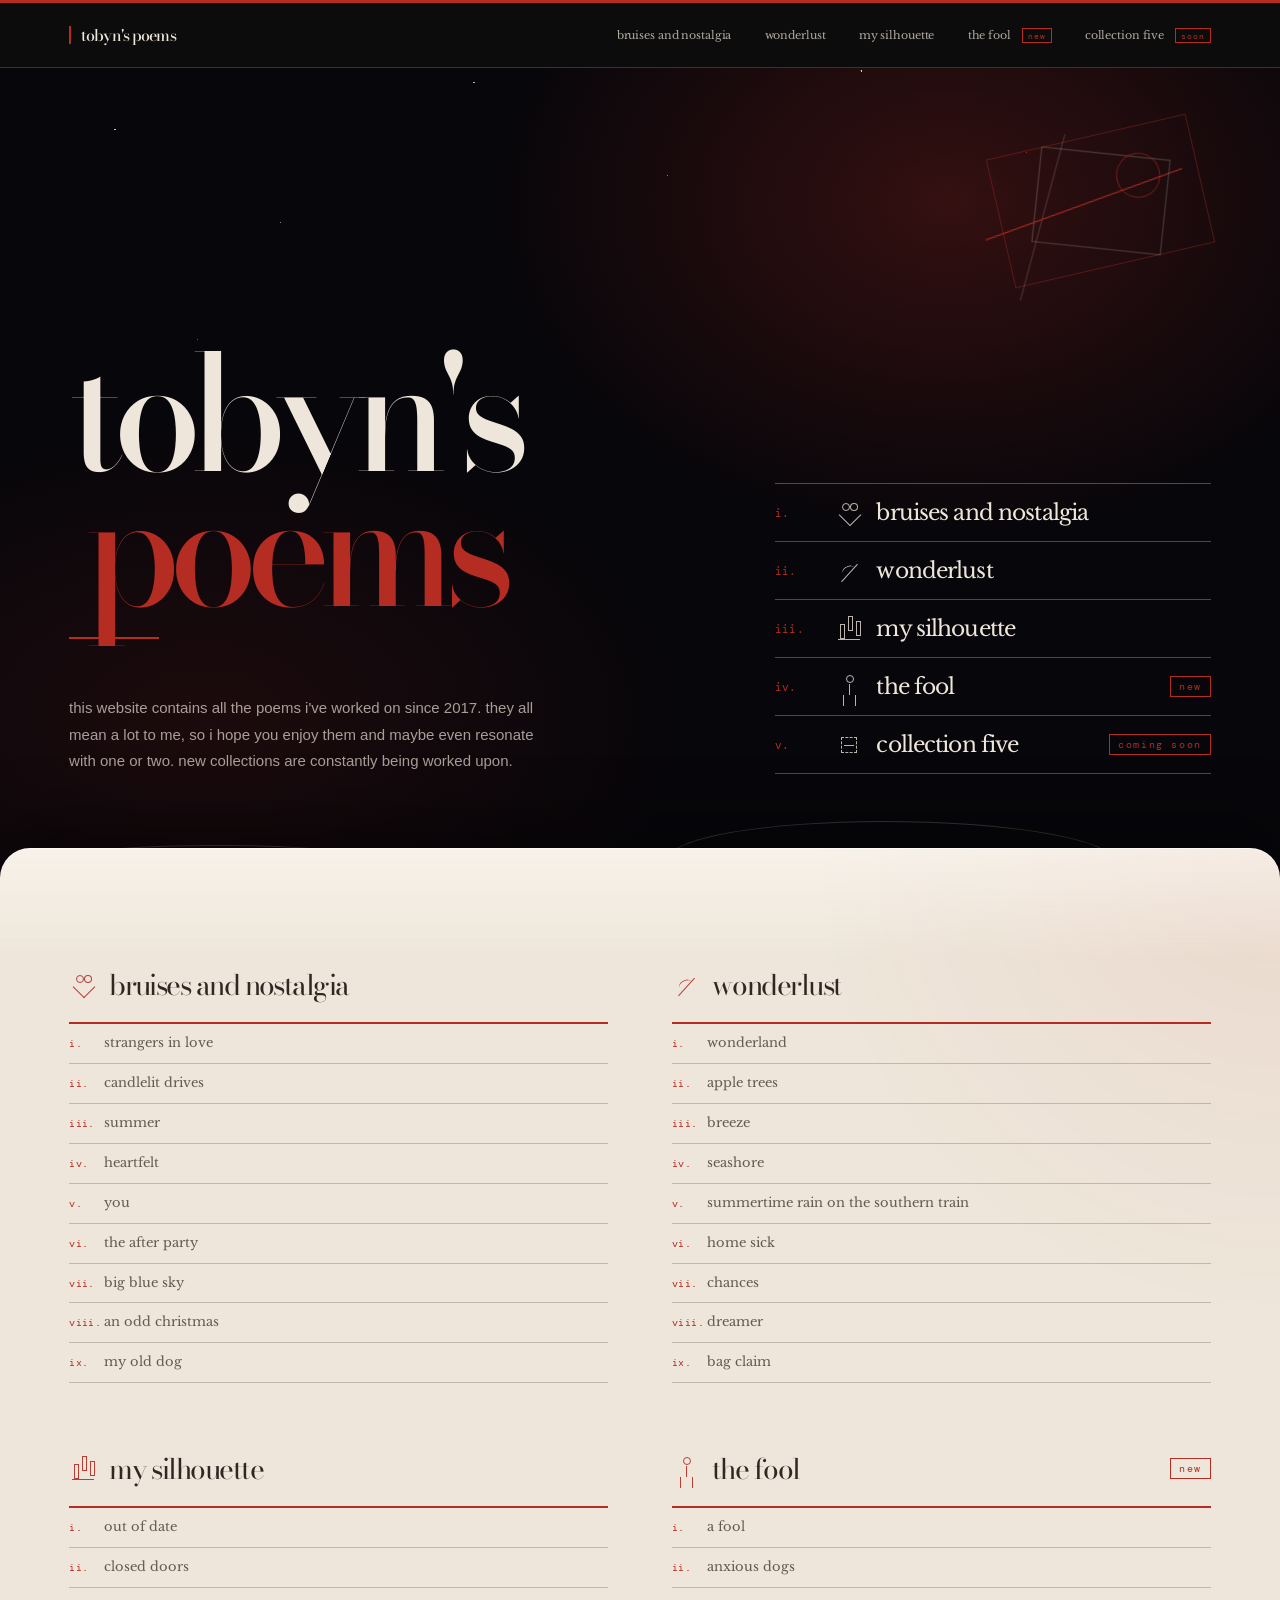
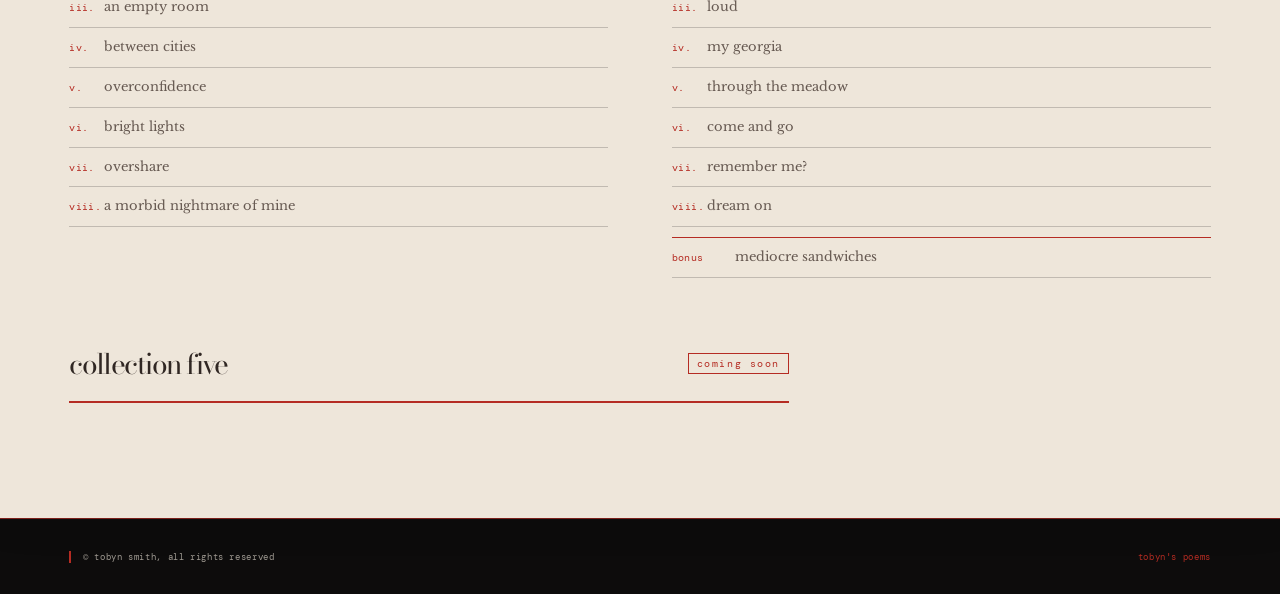
<file: index.html>
<!doctype html>
<html lang="en">
  <head>
    <meta charset="UTF-8" />
    <meta name="viewport" content="width=device-width, initial-scale=1.0" />
    <meta name="theme-color" content="#080808" />
    <meta name="description" content="this website contains all the poems i've worked on since 2017. they all mean a lot to me, so i hope you enjoy them and maybe even resonate with one or two. new collections are constantly being worked upon." />
    <link rel="icon" href="favicon.svg" type="image/svg+xml" />
    <link rel="canonical" href="https://tobynsmith.me/poems/" />
    <meta property="og:type" content="website" />
    <meta property="og:title" content="tobyn's poems" />
    <meta property="og:description" content="this website contains all the poems i've worked on since 2017. they all mean a lot to me, so i hope you enjoy them and maybe even resonate with one or two. new collections are constantly being worked upon." />
    <meta property="og:url" content="https://tobynsmith.me/poems/" />
    <meta property="og:image" content="https://tobynsmith.me/poems/preview-banner.svg" />
    <meta property="og:image:type" content="image/svg+xml" />
    <meta property="og:image:alt" content="tobyn's poems" />
    <meta name="twitter:card" content="summary_large_image" />
    <meta name="twitter:title" content="tobyn's poems" />
    <meta name="twitter:description" content="this website contains all the poems i've worked on since 2017. they all mean a lot to me, so i hope you enjoy them and maybe even resonate with one or two. new collections are constantly being worked upon." />
    <meta name="twitter:image" content="https://tobynsmith.me/poems/preview-banner.svg" />
    <title>tobyn's poems</title>
    <link rel="preconnect" href="https://fonts.googleapis.com" />
    <link rel="preconnect" href="https://fonts.gstatic.com" crossorigin />
    <link href="https://fonts.googleapis.com/css2?family=Bodoni+Moda:opsz,wght@6..96,400;6..96,500;6..96,600&family=DM+Mono:wght@400;500&family=Libre+Baskerville:ital,wght@0,400;0,700;1,400&display=swap" rel="stylesheet" />
    <link rel="stylesheet" href="styles.css?v=prettify" />
  </head>
  <body data-page="home">
    <div class="site-shell">
      <header class="site-header">
        <a class="wordmark" href="index.html" aria-label="tobyn's poems">tobyn's poems</a>
        <nav class="site-nav" aria-label="tobyn's poems">
          <a href="collection-one.html">bruises and nostalgia</a>
          <a href="collection-two.html">wonderlust</a>
          <a href="collection-three.html">my silhouette</a>
          <a href="collection-four.html">the fool <small>new</small></a>
          <a href="collection-five.html">collection five <small>soon</small></a>
        </nav>
        <button class="menu-toggle" type="button" aria-label="menu" aria-expanded="false"><span></span><span></span></button>
      </header>

      <main>
        <section class="home-hero" aria-labelledby="home-title">
          <div class="banner-field home-field" aria-hidden="true">
            <span class="home-stars"></span>
            <span class="home-horizon"></span>
          </div>
          <span class="home-opening-mark" aria-hidden="true"><span></span></span>
          <div class="home-copy home-copy-reveal">
            <h1 id="home-title"><span class="title-name">tobyn's</span><span class="title-poems">poems</span></h1>
            <p>this website contains all the poems i've worked on since 2017. they all mean a lot to me, so i hope you enjoy them and maybe even resonate with one or two. new collections are constantly being worked upon.</p>
          </div>
          <div class="home-links home-links-reveal">
            <a href="collection-one.html"><span class="poem-entry-graphic mark-heart" aria-hidden="true"></span>bruises and nostalgia</a>
            <a href="collection-two.html"><span class="poem-entry-graphic mark-branch" aria-hidden="true"></span>wonderlust</a>
            <a href="collection-three.html"><span class="poem-entry-graphic mark-city" aria-hidden="true"></span>my silhouette</a>
            <a href="collection-four.html"><span class="poem-entry-graphic mark-fool" aria-hidden="true"></span>the fool <small>new</small></a>
            <a href="collection-five.html"><span class="poem-entry-graphic mark-soon" aria-hidden="true"></span>collection five <small>coming soon</small></a>
          </div>
        </section>

        <section class="collection-preview" aria-label="tobyn's poems">
          <article class="preview-collection reveal-on-scroll">
            <a href="collection-one.html" class="preview-title"><span class="poem-entry-graphic mark-heart" aria-hidden="true"></span><span class="preview-name">bruises and nostalgia</span></a>
            <div class="preview-poems">
              <a href="collection-one.html#poem-15">strangers in love</a>
              <a href="collection-one.html#poem-4">candlelit drives</a>
              <a href="collection-one.html#poem-19">summer</a>
              <a href="collection-one.html#poem-0">heartfelt</a>
              <a href="collection-one.html#poem-3">you</a>
              <a href="collection-one.html#poem-5">the after party</a>
              <a href="collection-one.html#poem-8">big blue sky</a>
              <a href="collection-one.html#poem-6">an odd christmas</a>
              <a href="collection-one.html#poem-7">my old dog</a>
            </div>
          </article>
          <article class="preview-collection reveal-on-scroll">
            <a href="collection-two.html" class="preview-title"><span class="poem-entry-graphic mark-branch" aria-hidden="true"></span><span class="preview-name">wonderlust</span></a>
            <div class="preview-poems">
              <a href="collection-two.html#poem-2">wonderland</a>
              <a href="collection-two.html#poem-9">apple trees</a>
              <a href="collection-two.html#poem-21">breeze</a>
              <a href="collection-two.html#poem-10">seashore</a>
              <a href="collection-two.html#poem-11">summertime rain on the southern train</a>
              <a href="collection-two.html#poem-22">home sick</a>
              <a href="collection-two.html#poem-12">chances</a>
              <a href="collection-two.html#poem-16">dreamer</a>
              <a href="collection-two.html#poem-24">bag claim</a>
            </div>
          </article>
          <article class="preview-collection reveal-on-scroll">
            <a href="collection-three.html" class="preview-title"><span class="poem-entry-graphic mark-city" aria-hidden="true"></span><span class="preview-name">my silhouette</span></a>
            <div class="preview-poems">
              <a href="collection-three.html#poem-1">out of date</a>
              <a href="collection-three.html#poem-13">closed doors</a>
              <a href="collection-three.html#poem-14">an empty room</a>
              <a href="collection-three.html#poem-17">between cities</a>
              <a href="collection-three.html#poem-18">overconfidence</a>
              <a href="collection-three.html#poem-20">bright lights</a>
              <a href="collection-three.html#poem-25">overshare</a>
              <a href="collection-three.html#poem-23">a morbid nightmare of mine</a>
            </div>
          </article>
          <article class="preview-collection reveal-on-scroll">
            <a href="collection-four.html" class="preview-title"><span class="poem-entry-graphic mark-fool" aria-hidden="true"></span><span class="preview-name">the fool</span> <small>new</small></a>
            <div class="preview-poems">
              <a href="collection-four.html#poem-26">a fool</a>
              <a href="collection-four.html#poem-27">anxious dogs</a>
              <a href="collection-four.html#poem-28">loud</a>
              <a href="collection-four.html#poem-29">my georgia</a>
              <a href="collection-four.html#poem-30">through the meadow</a>
              <a href="collection-four.html#poem-31">come and go</a>
              <a href="collection-four.html#poem-32">remember me?</a>
              <a href="collection-four.html#poem-33">dream on</a>
              <a class="is-bonus" href="collection-four.html#poem-34">mediocre sandwiches</a>
            </div>
          </article>
          <article class="preview-collection preview-soon reveal-on-scroll">
            <a href="collection-five.html" class="preview-title">collection five <small>coming soon</small></a>
          </article>
        </section>
      </main>

      <footer class="site-footer">
        <span>© tobyn smith, all rights reserved</span>
        <a href="index.html" aria-label="tobyn's poems">tobyn's poems</a>
      </footer>
    </div>
    <script src="script.js?v=prettify"></script>
  </body>
</html>
</file>
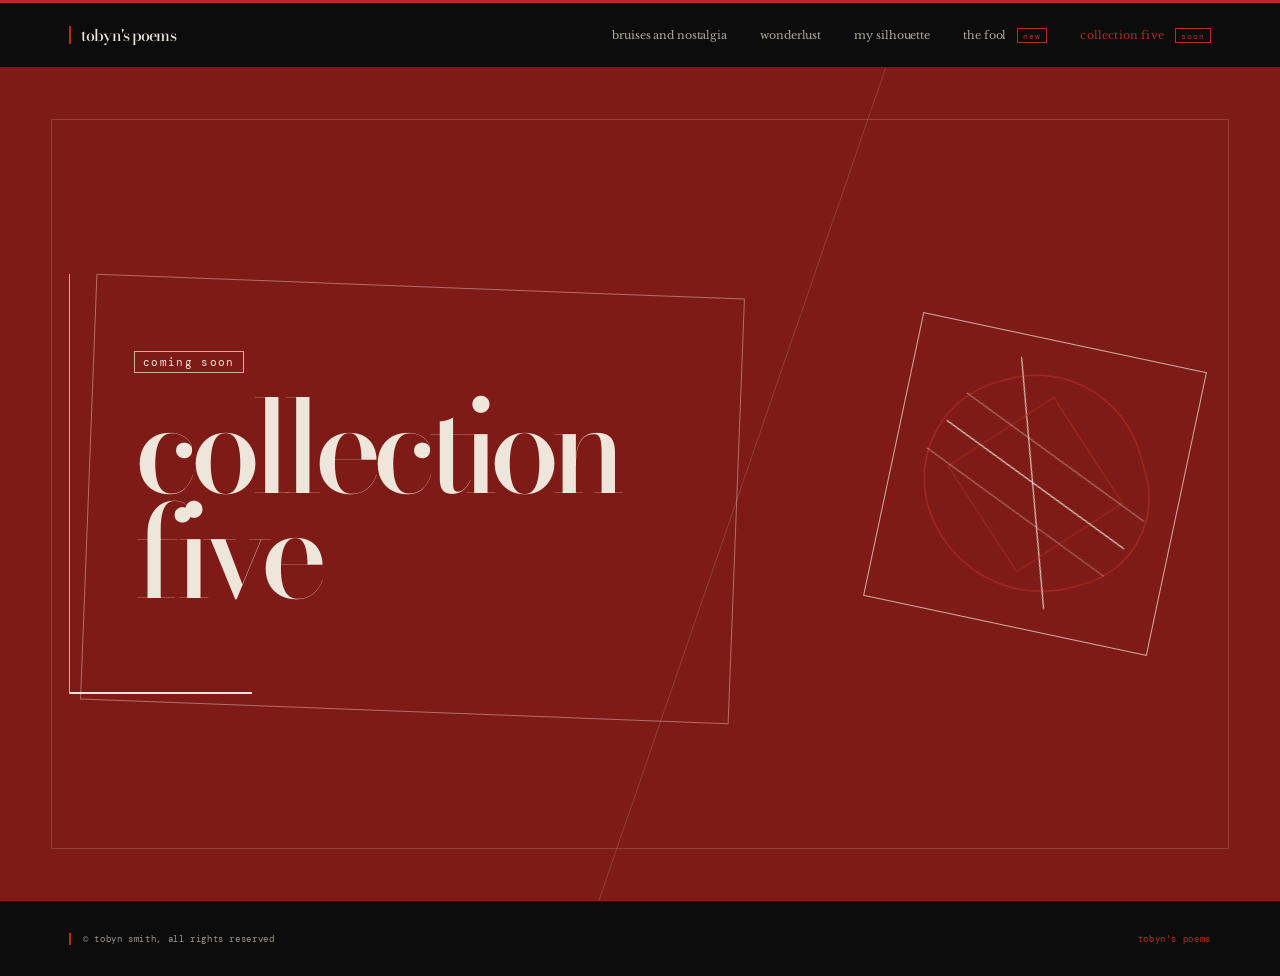
<file: collection-five.html>
<!doctype html>
<html lang="en">
  <head>
    <meta charset="UTF-8" />
    <meta name="viewport" content="width=device-width, initial-scale=1.0" />
    <meta name="theme-color" content="#0b0b0b" />
    <meta name="description" content="collection five" />
    <link rel="icon" href="favicon.svg" type="image/svg+xml" />
    <link rel="canonical" href="https://tobynsmith.me/poems/collection-five.html" />
    <meta property="og:type" content="website" />
    <meta property="og:title" content="collection five — tobyn's poems" />
    <meta property="og:description" content="collection five" />
    <meta property="og:url" content="https://tobynsmith.me/poems/collection-five.html" />
    <meta property="og:image" content="https://tobynsmith.me/poems/preview-banner.svg" />
    <meta property="og:image:type" content="image/svg+xml" />
    <meta property="og:image:alt" content="tobyn's poems" />
    <meta name="twitter:card" content="summary_large_image" />
    <meta name="twitter:title" content="collection five — tobyn's poems" />
    <meta name="twitter:description" content="collection five" />
    <meta name="twitter:image" content="https://tobynsmith.me/poems/preview-banner.svg" />
    <title>collection five</title>
    <link rel="preconnect" href="https://fonts.googleapis.com" />
    <link rel="preconnect" href="https://fonts.gstatic.com" crossorigin />
    <link href="https://fonts.googleapis.com/css2?family=Bodoni+Moda:opsz,wght@6..96,400;6..96,500;6..96,600&family=DM+Mono:wght@400;500&family=Libre+Baskerville:ital,wght@0,400;0,700;1,400&display=swap" rel="stylesheet" />
    <link rel="stylesheet" href="styles.css?v=prettify" />
  </head>
  <body data-page="coming">
    <div class="site-shell">
      <header class="site-header">
        <a class="wordmark" href="index.html" aria-label="tobyn's poems">tobyn's poems</a>
        <nav class="site-nav" aria-label="tobyn's poems">
          <a href="collection-one.html">bruises and nostalgia</a>
          <a href="collection-two.html">wonderlust</a>
          <a href="collection-three.html">my silhouette</a>
          <a href="collection-four.html">the fool <small>new</small></a>
          <a href="collection-five.html">collection five <small>soon</small></a>
        </nav>
        <button class="menu-toggle" type="button" aria-label="menu" aria-expanded="false"><span></span><span></span></button>
      </header>
      <main class="coming-page">
        <span class="coming-scanline" aria-hidden="true"></span>
        <div class="coming-cover">
          <p class="edition-mark">coming soon</p>
          <h1>collection five</h1>
        </div>
        <div class="coming-art" aria-hidden="true"><span></span></div>
      </main>
      <footer class="site-footer">
        <span>© tobyn smith, all rights reserved</span>
        <a href="index.html" aria-label="tobyn's poems">tobyn's poems</a>
      </footer>
    </div>
    <script src="script.js?v=prettify"></script>
  </body>
</html>
</file>
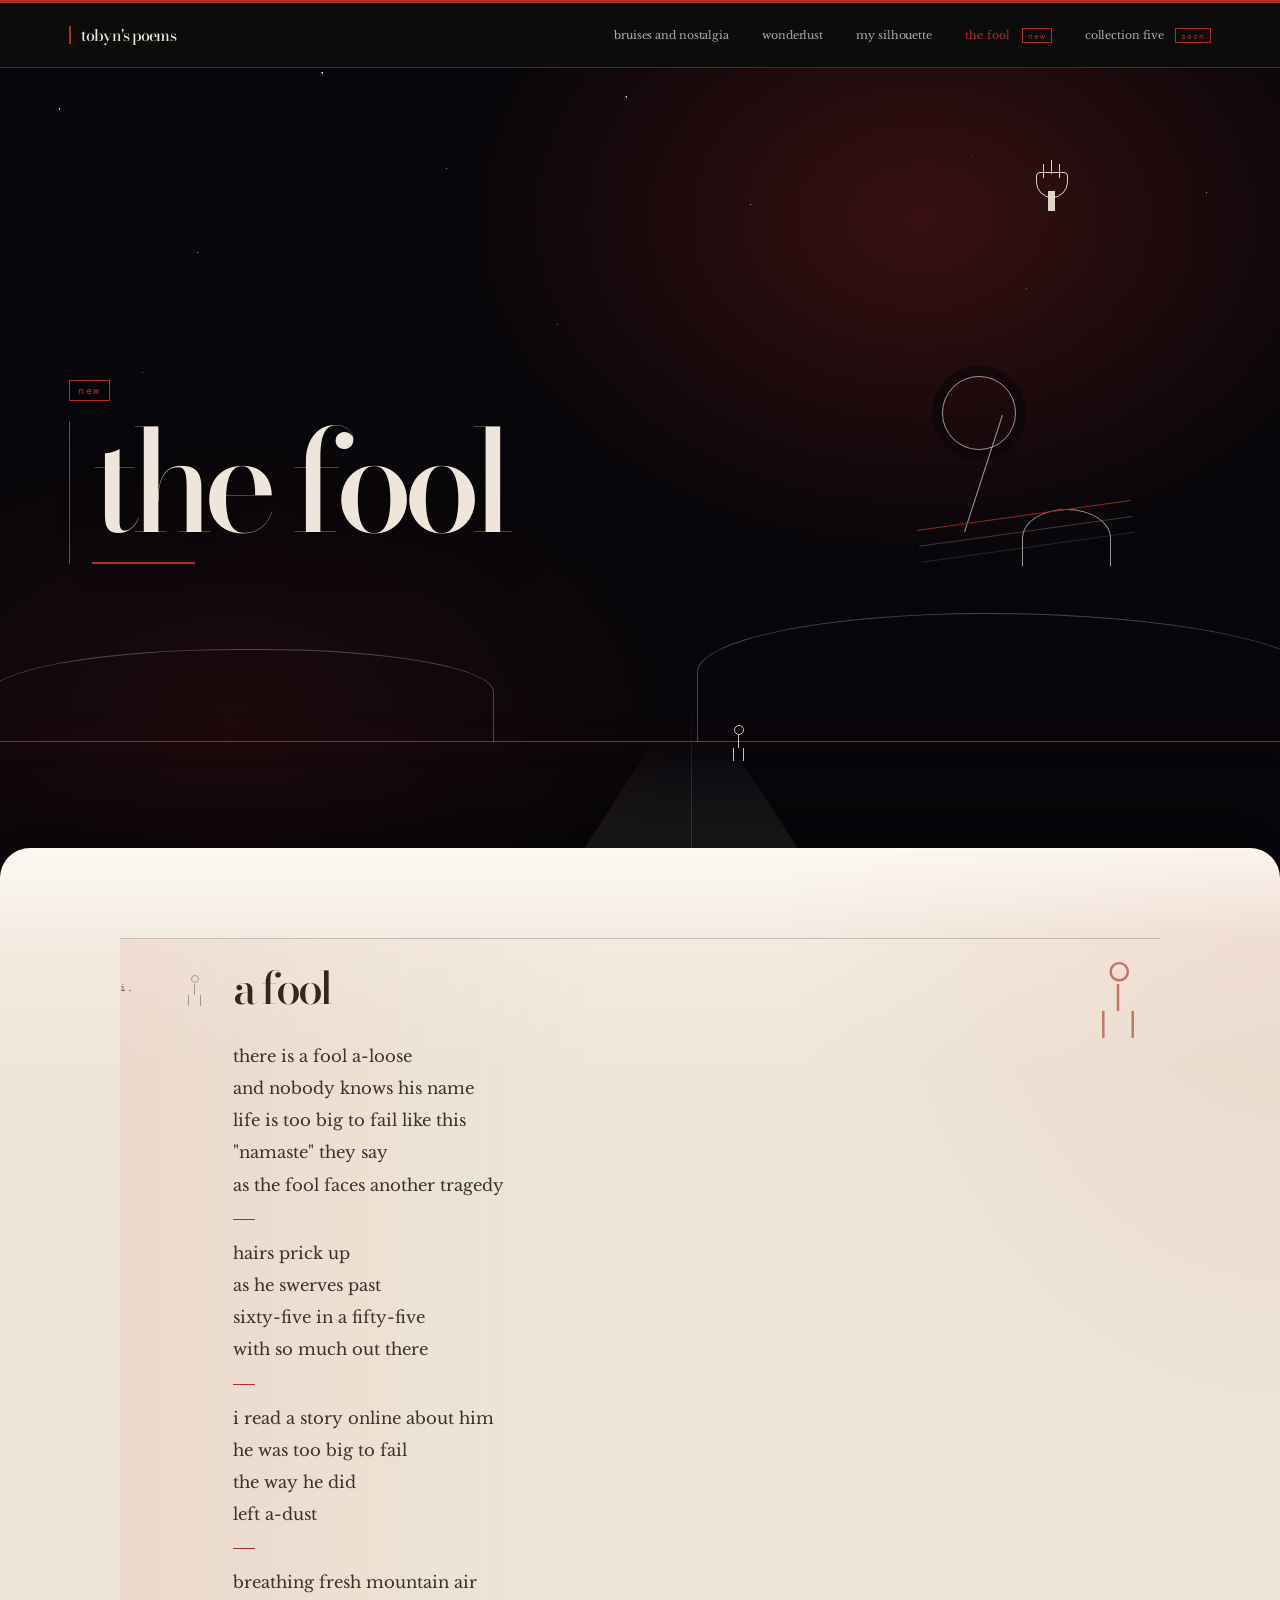
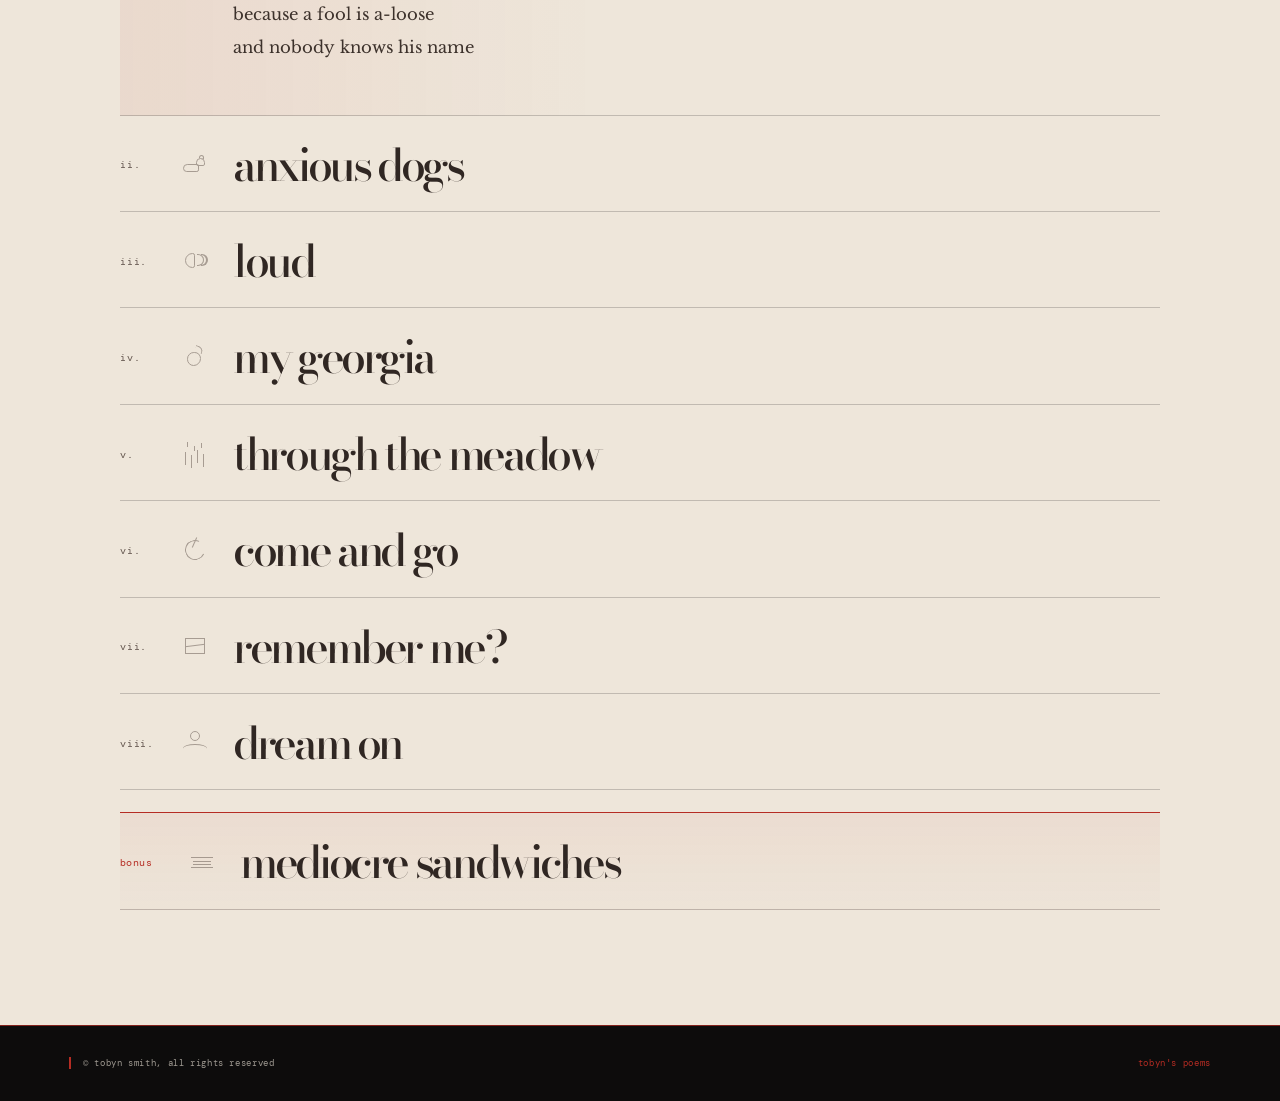
<file: collection-four.html>
<!doctype html>
<html lang="en">
  <head>
    <meta charset="UTF-8" />
    <meta name="viewport" content="width=device-width, initial-scale=1.0" />
    <meta name="theme-color" content="#0b0b0b" />
    <meta name="description" content="the fool" />
    <link rel="icon" href="favicon.svg" type="image/svg+xml" />
    <link rel="canonical" href="https://tobynsmith.me/poems/collection-four.html" />
    <meta property="og:type" content="website" />
    <meta property="og:title" content="the fool — tobyn's poems" />
    <meta property="og:description" content="the fool" />
    <meta property="og:url" content="https://tobynsmith.me/poems/collection-four.html" />
    <meta property="og:image" content="https://tobynsmith.me/poems/preview-banner.svg" />
    <meta property="og:image:type" content="image/svg+xml" />
    <meta property="og:image:alt" content="tobyn's poems" />
    <meta name="twitter:card" content="summary_large_image" />
    <meta name="twitter:title" content="the fool — tobyn's poems" />
    <meta name="twitter:description" content="the fool" />
    <meta name="twitter:image" content="https://tobynsmith.me/poems/preview-banner.svg" />
    <title>the fool</title>
    <link rel="preconnect" href="https://fonts.googleapis.com" />
    <link rel="preconnect" href="https://fonts.gstatic.com" crossorigin />
    <link href="https://fonts.googleapis.com/css2?family=Bodoni+Moda:opsz,wght@6..96,400;6..96,500;6..96,600&family=DM+Mono:wght@400;500&family=Libre+Baskerville:ital,wght@0,400;0,700;1,400&display=swap" rel="stylesheet" />
    <link rel="stylesheet" href="styles.css?v=prettify" />
  </head>
  <body data-page="collection" data-collection="four">
    <div class="site-shell">
      <header class="site-header">
        <a class="wordmark" href="index.html" aria-label="tobyn's poems">tobyn's poems</a>
        <nav class="site-nav" aria-label="tobyn's poems">
          <a href="collection-one.html">bruises and nostalgia</a>
          <a href="collection-two.html">wonderlust</a>
          <a href="collection-three.html">my silhouette</a>
          <a href="collection-four.html">the fool <small>new</small></a>
          <a href="collection-five.html">collection five <small>soon</small></a>
        </nav>
        <button class="menu-toggle" type="button" aria-label="menu" aria-expanded="false"><span></span><span></span></button>
      </header>
      <main class="collection-page">
        <section class="collection-hero collection-banner collection-hero-four" aria-labelledby="collection-title">
          <div class="banner-field" aria-hidden="true">
            <span class="four-stars"></span>
            <span class="four-bell"></span>
            <span class="four-horizon"></span>
            <span class="four-road"></span>
            <span class="four-wanderer"></span>
          </div>
          <div class="collection-art collection-art-four" aria-hidden="true"><span></span></div>
          <div class="banner-title">
            <p class="edition-mark">new</p>
            <h1 id="collection-title">the fool</h1>
          </div>
        </section>
        <section class="poems-section poems-section-four" aria-label="the fool">
          <div id="poem-list" class="poem-page-list"></div>
        </section>
      </main>
      <footer class="site-footer">
        <span>© tobyn smith, all rights reserved</span>
        <a href="index.html" aria-label="tobyn's poems">tobyn's poems</a>
      </footer>
    </div>
    <script src="script.js?v=prettify"></script>
  </body>
</html>
</file>
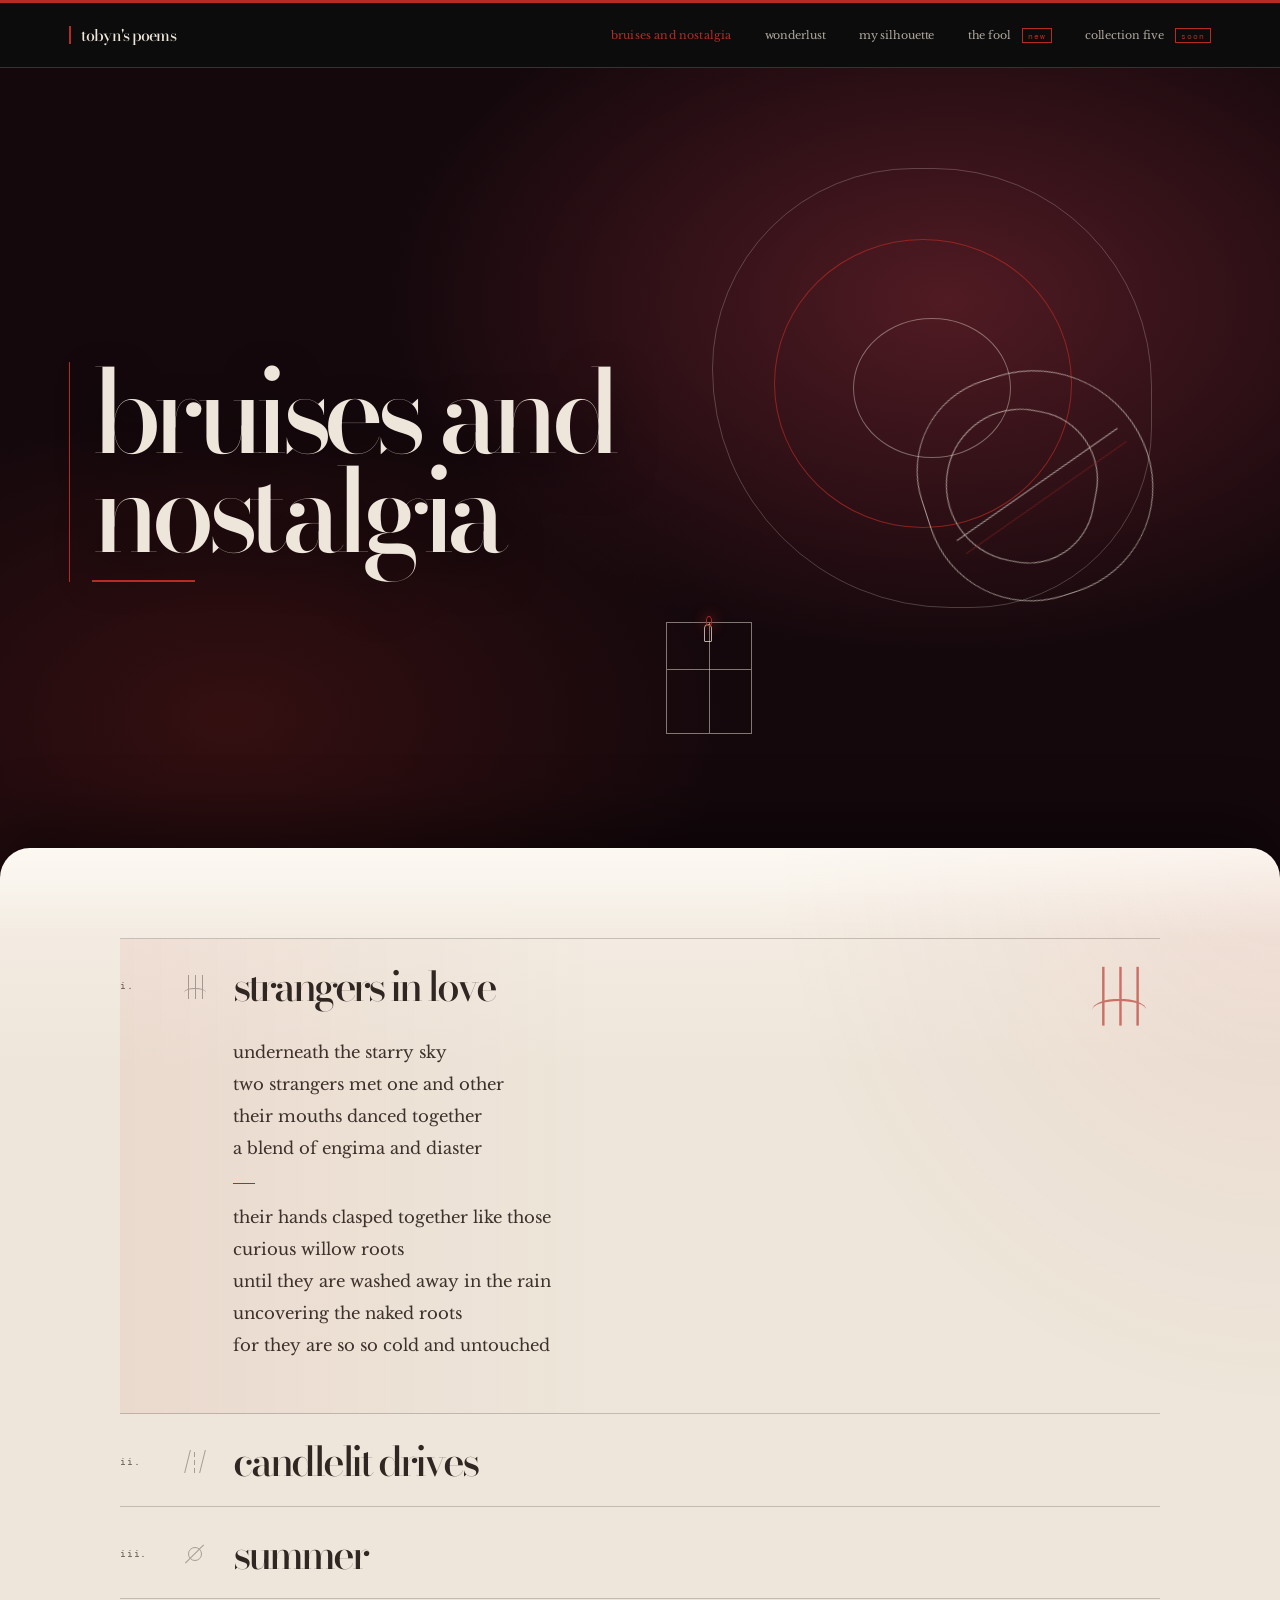
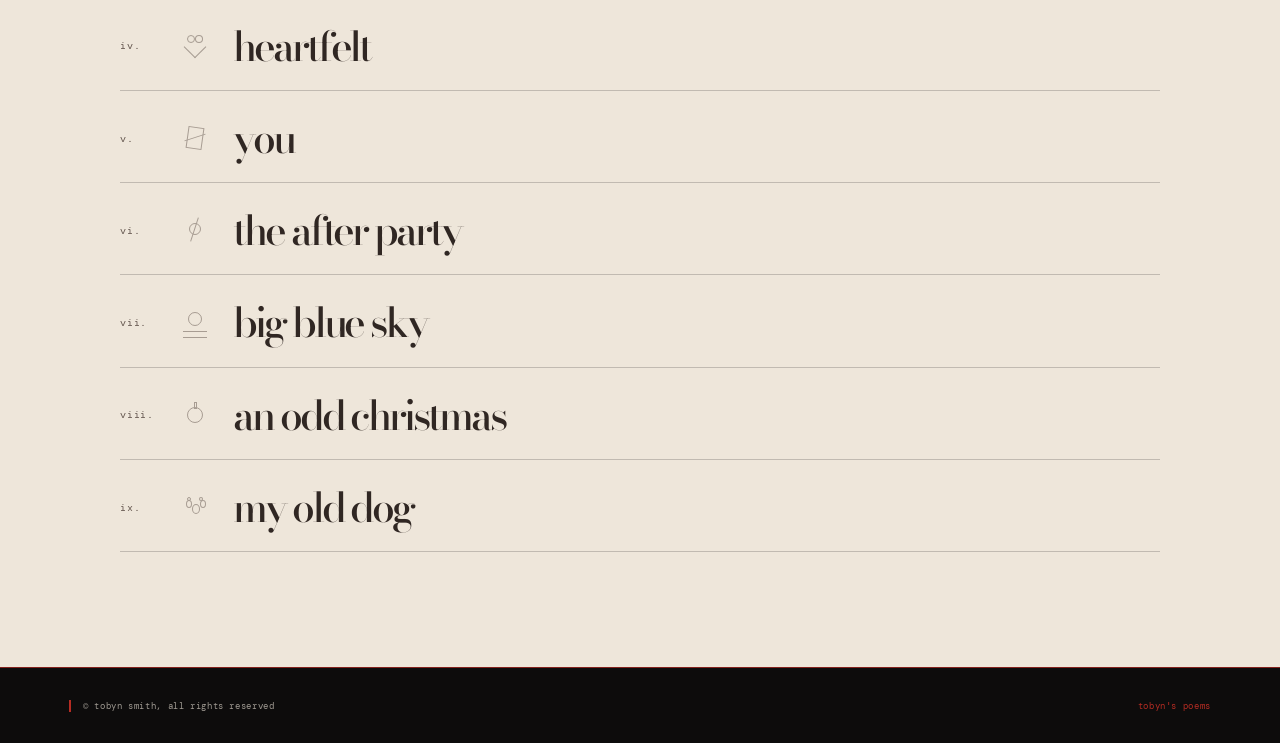
<file: collection-one.html>
<!doctype html>
<html lang="en">
  <head>
    <meta charset="UTF-8" />
    <meta name="viewport" content="width=device-width, initial-scale=1.0" />
    <meta name="theme-color" content="#0b0b0b" />
    <meta name="description" content="bruises and nostalgia" />
    <link rel="icon" href="favicon.svg" type="image/svg+xml" />
    <link rel="canonical" href="https://tobynsmith.me/poems/collection-one.html" />
    <meta property="og:type" content="website" />
    <meta property="og:title" content="bruises and nostalgia — tobyn's poems" />
    <meta property="og:description" content="bruises and nostalgia" />
    <meta property="og:url" content="https://tobynsmith.me/poems/collection-one.html" />
    <meta property="og:image" content="https://tobynsmith.me/poems/preview-banner.svg" />
    <meta property="og:image:type" content="image/svg+xml" />
    <meta property="og:image:alt" content="tobyn's poems" />
    <meta name="twitter:card" content="summary_large_image" />
    <meta name="twitter:title" content="bruises and nostalgia — tobyn's poems" />
    <meta name="twitter:description" content="bruises and nostalgia" />
    <meta name="twitter:image" content="https://tobynsmith.me/poems/preview-banner.svg" />
    <title>bruises and nostalgia</title>
    <link rel="preconnect" href="https://fonts.googleapis.com" />
    <link rel="preconnect" href="https://fonts.gstatic.com" crossorigin />
    <link href="https://fonts.googleapis.com/css2?family=Bodoni+Moda:opsz,wght@6..96,400;6..96,500;6..96,600&family=DM+Mono:wght@400;500&family=Libre+Baskerville:ital,wght@0,400;0,700;1,400&display=swap" rel="stylesheet" />
    <link rel="stylesheet" href="styles.css?v=prettify" />
  </head>
  <body data-page="collection" data-collection="one">
    <div class="site-shell">
      <header class="site-header">
        <a class="wordmark" href="index.html" aria-label="tobyn's poems">tobyn's poems</a>
        <nav class="site-nav" aria-label="tobyn's poems">
          <a href="collection-one.html">bruises and nostalgia</a>
          <a href="collection-two.html">wonderlust</a>
          <a href="collection-three.html">my silhouette</a>
          <a href="collection-four.html">the fool <small>new</small></a>
          <a href="collection-five.html">collection five <small>soon</small></a>
        </nav>
        <button class="menu-toggle" type="button" aria-label="menu" aria-expanded="false"><span></span><span></span></button>
      </header>
      <main class="collection-page">
        <section class="collection-hero collection-banner collection-hero-one" aria-labelledby="collection-title">
          <div class="banner-field" aria-hidden="true">
            <span class="one-orb"></span>
            <span class="one-window"></span>
            <span class="one-wick"></span>
          </div>
          <div class="collection-art collection-art-one" aria-hidden="true"></div>
          <h1 id="collection-title">bruises and nostalgia</h1>
        </section>
        <section class="poems-section" aria-label="bruises and nostalgia">
          <div id="poem-list" class="poem-page-list"></div>
        </section>
      </main>
      <footer class="site-footer">
        <span>© tobyn smith, all rights reserved</span>
        <a href="index.html" aria-label="tobyn's poems">tobyn's poems</a>
      </footer>
    </div>
    <script src="script.js?v=prettify"></script>
  </body>
</html>
</file>
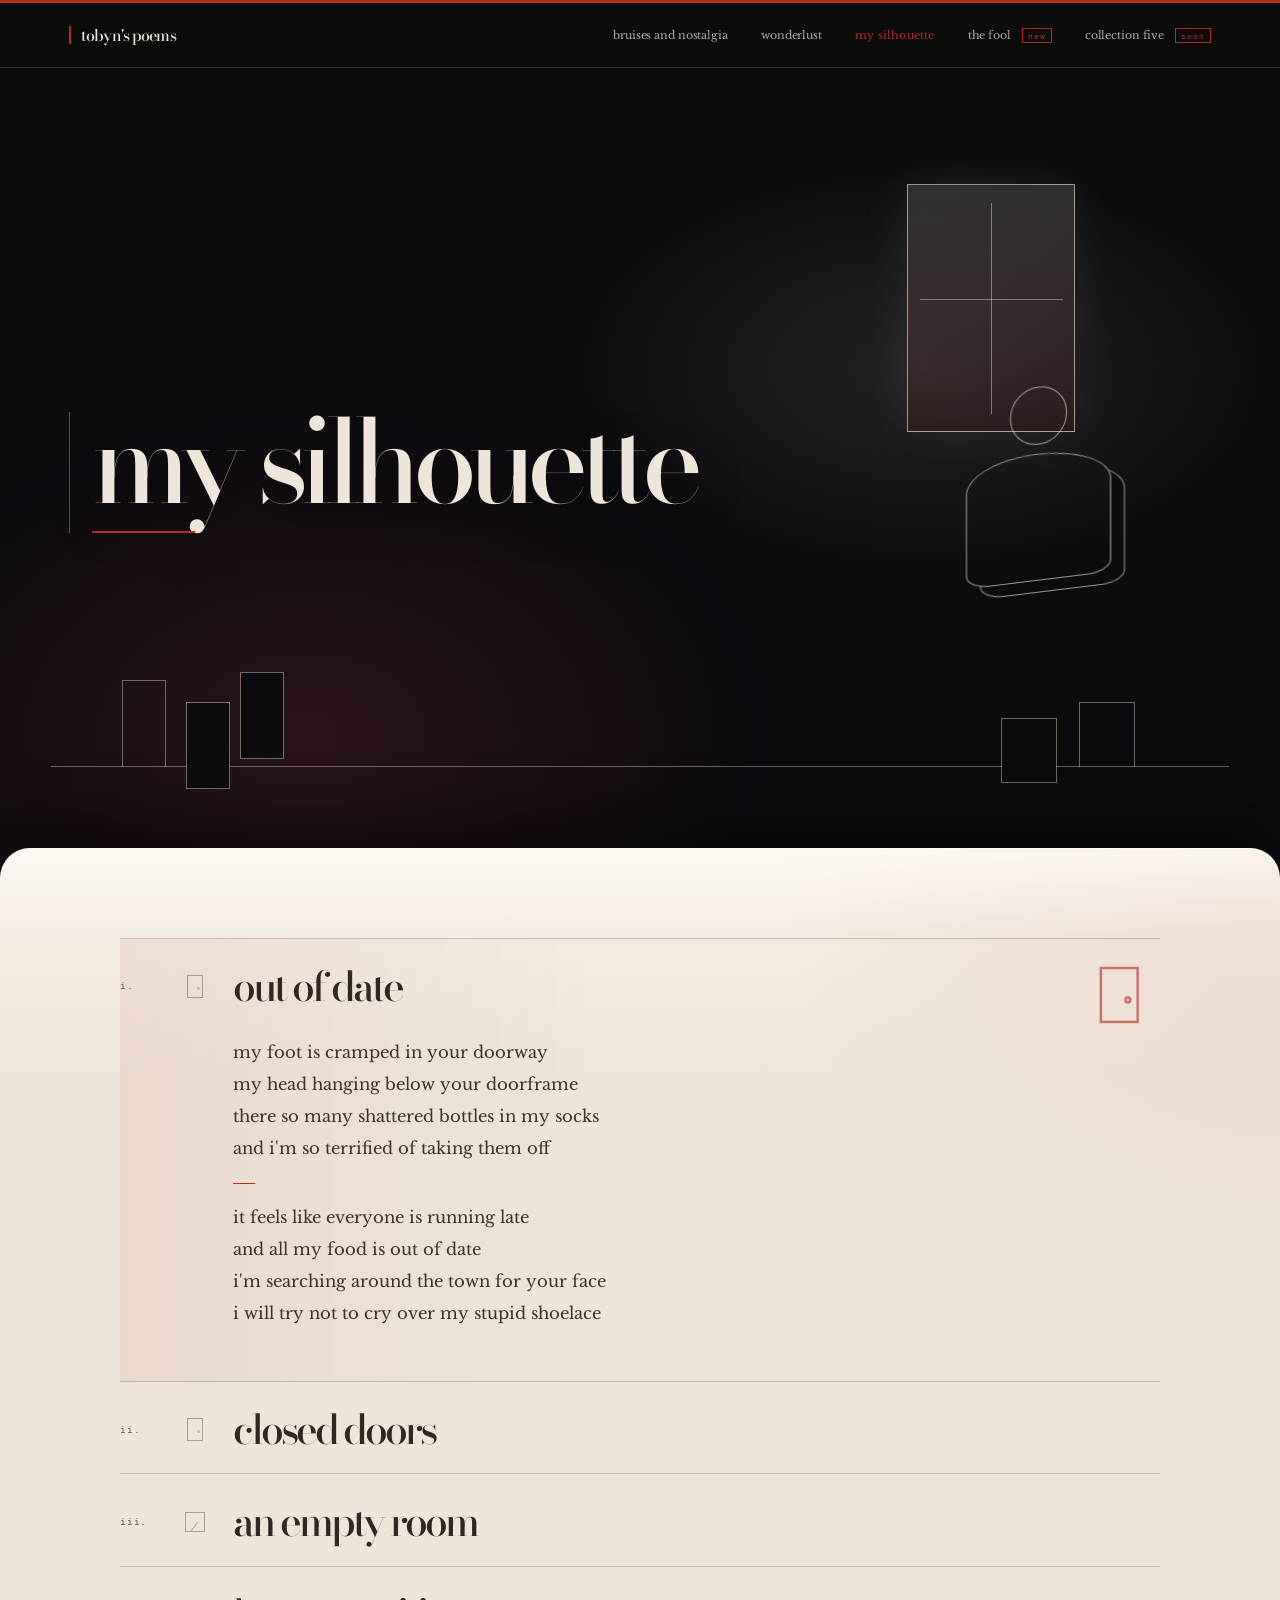
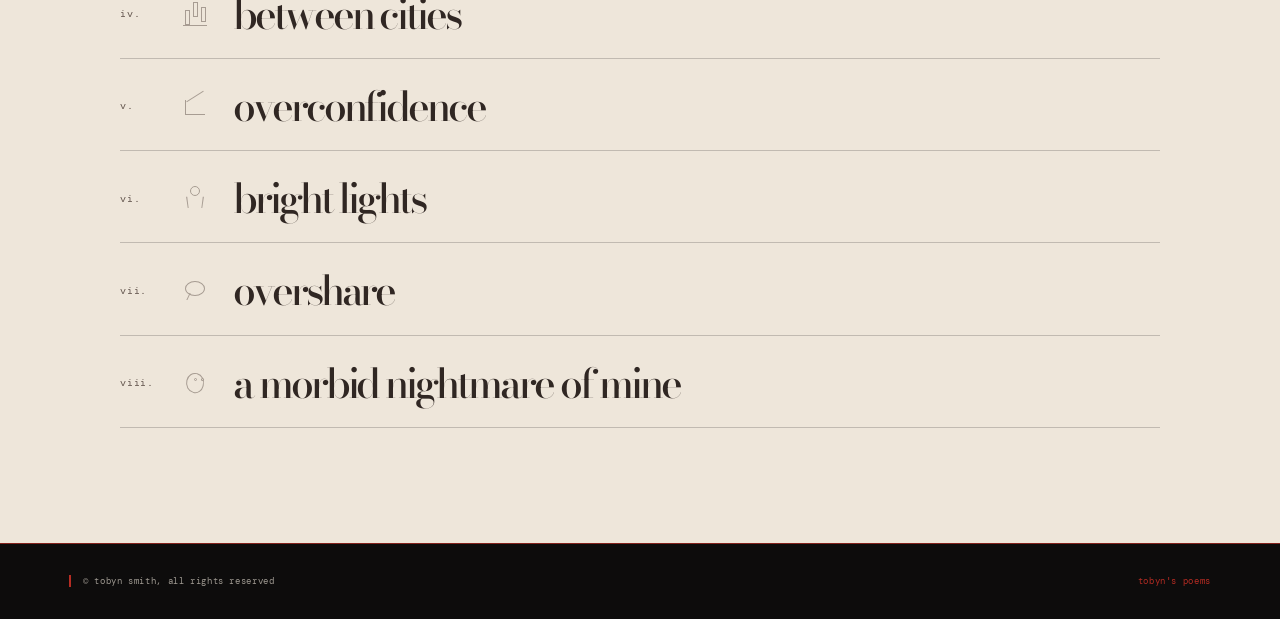
<file: collection-three.html>
<!doctype html>
<html lang="en">
  <head>
    <meta charset="UTF-8" />
    <meta name="viewport" content="width=device-width, initial-scale=1.0" />
    <meta name="theme-color" content="#0b0b0b" />
    <meta name="description" content="my silhouette" />
    <link rel="icon" href="favicon.svg" type="image/svg+xml" />
    <link rel="canonical" href="https://tobynsmith.me/poems/collection-three.html" />
    <meta property="og:type" content="website" />
    <meta property="og:title" content="my silhouette — tobyn's poems" />
    <meta property="og:description" content="my silhouette" />
    <meta property="og:url" content="https://tobynsmith.me/poems/collection-three.html" />
    <meta property="og:image" content="https://tobynsmith.me/poems/preview-banner.svg" />
    <meta property="og:image:type" content="image/svg+xml" />
    <meta property="og:image:alt" content="tobyn's poems" />
    <meta name="twitter:card" content="summary_large_image" />
    <meta name="twitter:title" content="my silhouette — tobyn's poems" />
    <meta name="twitter:description" content="my silhouette" />
    <meta name="twitter:image" content="https://tobynsmith.me/poems/preview-banner.svg" />
    <title>my silhouette</title>
    <link rel="preconnect" href="https://fonts.googleapis.com" />
    <link rel="preconnect" href="https://fonts.gstatic.com" crossorigin />
    <link href="https://fonts.googleapis.com/css2?family=Bodoni+Moda:opsz,wght@6..96,400;6..96,500;6..96,600&family=DM+Mono:wght@400;500&family=Libre+Baskerville:ital,wght@0,400;0,700;1,400&display=swap" rel="stylesheet" />
    <link rel="stylesheet" href="styles.css?v=prettify" />
  </head>
  <body data-page="collection" data-collection="three">
    <div class="site-shell">
      <header class="site-header">
        <a class="wordmark" href="index.html" aria-label="tobyn's poems">tobyn's poems</a>
        <nav class="site-nav" aria-label="tobyn's poems">
          <a href="collection-one.html">bruises and nostalgia</a>
          <a href="collection-two.html">wonderlust</a>
          <a href="collection-three.html">my silhouette</a>
          <a href="collection-four.html">the fool <small>new</small></a>
          <a href="collection-five.html">collection five <small>soon</small></a>
        </nav>
        <button class="menu-toggle" type="button" aria-label="menu" aria-expanded="false"><span></span><span></span></button>
      </header>
      <main class="collection-page">
        <section class="collection-hero collection-banner collection-hero-three" aria-labelledby="collection-title">
          <div class="banner-field" aria-hidden="true">
            <span class="three-window"></span>
            <span class="three-skyline"></span>
          </div>
          <div class="collection-art collection-art-three" aria-hidden="true"></div>
          <h1 id="collection-title">my silhouette</h1>
        </section>
        <section class="poems-section" aria-label="my silhouette">
          <div id="poem-list" class="poem-page-list"></div>
        </section>
      </main>
      <footer class="site-footer">
        <span>© tobyn smith, all rights reserved</span>
        <a href="index.html" aria-label="tobyn's poems">tobyn's poems</a>
      </footer>
    </div>
    <script src="script.js?v=prettify"></script>
  </body>
</html>
</file>
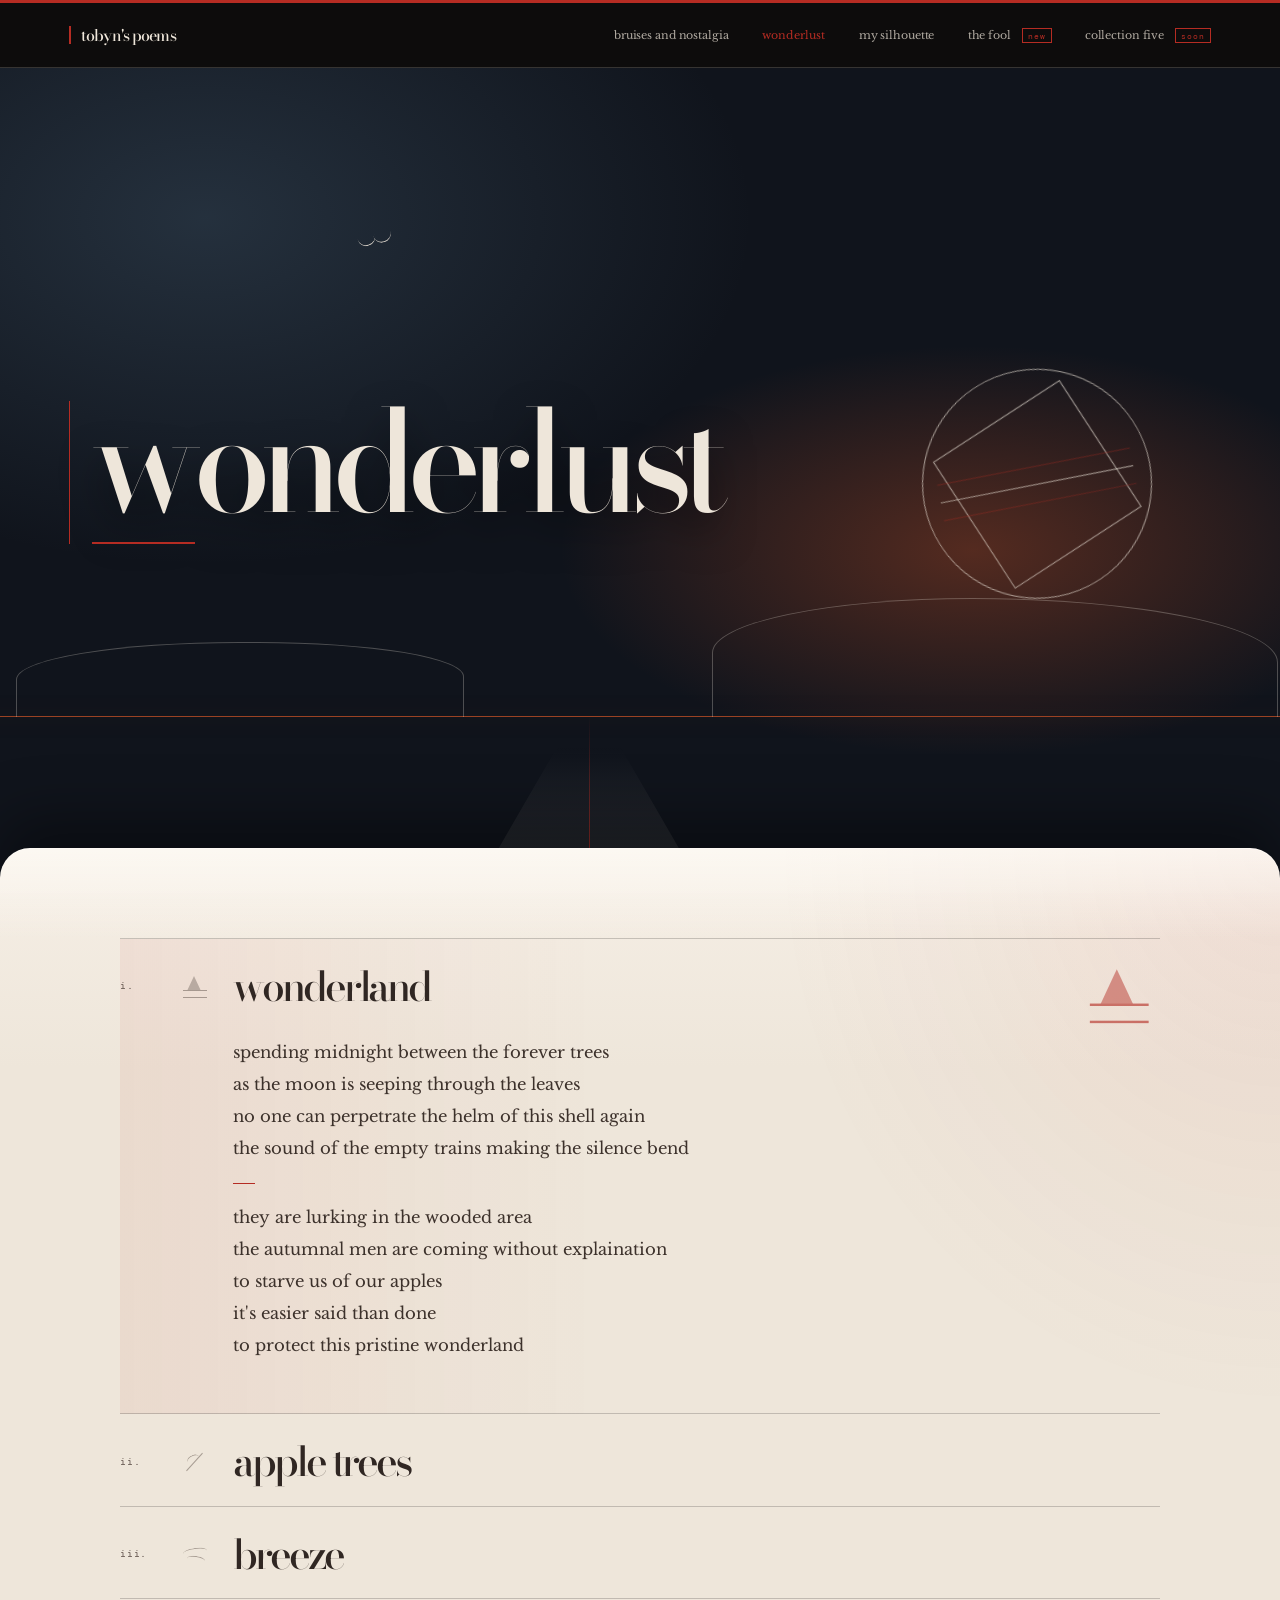
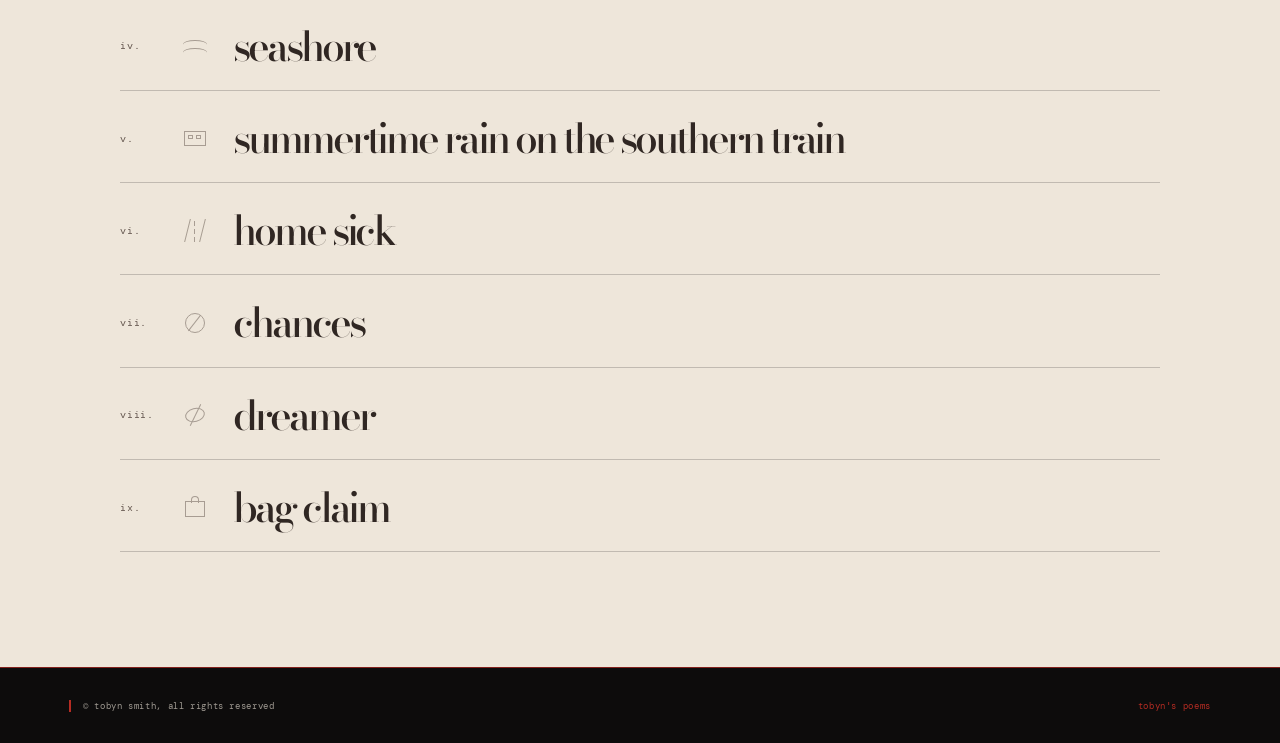
<file: collection-two.html>
<!doctype html>
<html lang="en">
  <head>
    <meta charset="UTF-8" />
    <meta name="viewport" content="width=device-width, initial-scale=1.0" />
    <meta name="theme-color" content="#0b0b0b" />
    <meta name="description" content="wonderlust" />
    <link rel="icon" href="favicon.svg" type="image/svg+xml" />
    <link rel="canonical" href="https://tobynsmith.me/poems/collection-two.html" />
    <meta property="og:type" content="website" />
    <meta property="og:title" content="wonderlust — tobyn's poems" />
    <meta property="og:description" content="wonderlust" />
    <meta property="og:url" content="https://tobynsmith.me/poems/collection-two.html" />
    <meta property="og:image" content="https://tobynsmith.me/poems/preview-banner.svg" />
    <meta property="og:image:type" content="image/svg+xml" />
    <meta property="og:image:alt" content="tobyn's poems" />
    <meta name="twitter:card" content="summary_large_image" />
    <meta name="twitter:title" content="wonderlust — tobyn's poems" />
    <meta name="twitter:description" content="wonderlust" />
    <meta name="twitter:image" content="https://tobynsmith.me/poems/preview-banner.svg" />
    <title>wonderlust</title>
    <link rel="preconnect" href="https://fonts.googleapis.com" />
    <link rel="preconnect" href="https://fonts.gstatic.com" crossorigin />
    <link href="https://fonts.googleapis.com/css2?family=Bodoni+Moda:opsz,wght@6..96,400;6..96,500;6..96,600&family=DM+Mono:wght@400;500&family=Libre+Baskerville:ital,wght@0,400;0,700;1,400&display=swap" rel="stylesheet" />
    <link rel="stylesheet" href="styles.css?v=prettify" />
  </head>
  <body data-page="collection" data-collection="two">
    <div class="site-shell">
      <header class="site-header">
        <a class="wordmark" href="index.html" aria-label="tobyn's poems">tobyn's poems</a>
        <nav class="site-nav" aria-label="tobyn's poems">
          <a href="collection-one.html">bruises and nostalgia</a>
          <a href="collection-two.html">wonderlust</a>
          <a href="collection-three.html">my silhouette</a>
          <a href="collection-four.html">the fool <small>new</small></a>
          <a href="collection-five.html">collection five <small>soon</small></a>
        </nav>
        <button class="menu-toggle" type="button" aria-label="menu" aria-expanded="false"><span></span><span></span></button>
      </header>
      <main class="collection-page">
        <section class="collection-hero collection-banner collection-hero-two" aria-labelledby="collection-title">
          <div class="banner-field" aria-hidden="true">
            <span class="two-horizon"></span>
            <span class="two-route"></span>
            <span class="two-bird"></span>
          </div>
          <div class="collection-art collection-art-two" aria-hidden="true"></div>
          <h1 id="collection-title">wonderlust</h1>
        </section>
        <section class="poems-section" aria-label="wonderlust">
          <div id="poem-list" class="poem-page-list"></div>
        </section>
      </main>
      <footer class="site-footer">
        <span>© tobyn smith, all rights reserved</span>
        <a href="index.html" aria-label="tobyn's poems">tobyn's poems</a>
      </footer>
    </div>
    <script src="script.js?v=prettify"></script>
  </body>
</html>
</file>
<file: styles.css>
:root {
  --ink: #0d0c0c;
  --ink-soft: #181515;
  --line: rgba(13, 12, 12, .2);
  --paper: #eee6da;
  --paper-deep: #e4d8ca;
  --paper-ink: #302723;
  --paper-muted: #665951;
  --signal: #b52c23;
  --signal-dark: #7e1b16;
  --display: "Bodoni Moda", "Times New Roman", serif;
  --body: "Libre Baskerville", Georgia, serif;
  --sans: Arial, sans-serif;
  --mono: "DM Mono", monospace;
  --page-measure: 1500px;
  --page-gutter: clamp(20px, 5.4vw, 86px);
  --page-inline: max(var(--page-gutter), calc((100vw - var(--page-measure)) / 2));
}

* { box-sizing: border-box; }
html { scroll-behavior: smooth; overflow-x: hidden; background: var(--ink); }
body {
  margin: 0;
  background: var(--ink);
  color: var(--paper-ink);
  font-family: var(--sans);
  -webkit-font-smoothing: antialiased;
}
body[data-page="collection"] { background: var(--paper); }
body[data-page="coming"] { background: var(--signal-dark); }
body::before {
  content: "";
  position: fixed;
  inset: 0 0 auto;
  z-index: 101;
  height: 3px;
  background: var(--signal);
  pointer-events: none;
}
a { color: inherit; text-decoration: none; -webkit-tap-highlight-color: transparent; }
button, summary { -webkit-tap-highlight-color: transparent; }
a:focus-visible, summary:focus-visible, .menu-toggle:focus-visible { outline: 2px solid var(--signal); outline-offset: 4px; }
::selection { background: var(--signal); color: var(--paper); }
.site-shell { width: 100%; max-width: none; min-height: 100vh; margin: 0; overflow: clip; }
.scroll-progress { position: fixed; inset: 0 0 auto; z-index: 100; height: 3px; background: var(--signal); transform: scaleX(0); transform-origin: left center; pointer-events: none; }

.site-header {
  min-height: 68px;
  padding: 0 var(--page-inline);
  display: grid;
  grid-template-columns: auto 1fr;
  align-items: center;
  gap: 30px;
  position: sticky;
  top: 0;
  z-index: 50;
  border-top: 3px solid var(--signal);
  border-bottom: 1px solid rgba(238, 230, 218, .18);
  background: var(--ink);
  color: var(--paper);
  box-shadow: -50vmax 0 0 var(--ink), 50vmax 0 0 var(--ink);
}
.wordmark { position: relative; padding-left: 12px; font-family: var(--display); font-size: 16px; font-weight: 500; letter-spacing: -.055em; white-space: nowrap; }
.wordmark::before { content: ""; position: absolute; left: 0; top: 50%; width: 2px; height: 18px; background: var(--signal); transform: translateY(-50%); }
.site-nav { display: flex; justify-content: flex-end; gap: clamp(17px, 2.6vw, 40px); }
.site-nav a {
  color: rgba(238, 230, 218, .72);
  font-family: var(--body);
  font-size: 11px;
  letter-spacing: -.01em;
  text-transform: none;
  white-space: nowrap;
  transition: color .25s, letter-spacing .25s;
}
.site-nav a:hover, .site-nav a[aria-current="page"] { color: var(--signal); letter-spacing: .015em; }
.menu-toggle { display: none; }

/* The homepage is the cover and shelf of the chapbook. */
.home-hero {
  min-height: min(880px, calc(100vh - 68px));
  padding: clamp(70px, 10vw, 145px) var(--page-inline) clamp(110px, 14vh, 180px);
  display: grid;
  grid-template-columns: minmax(0, 1.15fr) minmax(270px, .85fr);
  align-items: end;
  gap: clamp(50px, 9vw, 150px);
  position: relative;
  overflow: hidden;
  color: var(--paper);
  background:
    radial-gradient(ellipse at 74% 16%, rgba(181, 44, 35, .26), transparent 34%),
    radial-gradient(ellipse at 16% 78%, rgba(181, 44, 35, .12), transparent 32%),
    #07060a;
  --pointer-x: 0;
  --pointer-y: 0;
}
.home-stars {
  position: absolute;
  inset: -8% -4% auto;
  height: 70%;
  background-image:
    radial-gradient(1.5px 1.5px at 12% 22%, rgba(238, 230, 218, .85) 50%, transparent 52%),
    radial-gradient(1px 1px at 24% 38%, rgba(238, 230, 218, .55) 50%, transparent 52%),
    radial-gradient(1.5px 1.5px at 38% 14%, rgba(238, 230, 218, .8) 50%, transparent 52%),
    radial-gradient(1px 1px at 52% 30%, rgba(238, 230, 218, .5) 50%, transparent 52%),
    radial-gradient(1.5px 1.5px at 66% 12%, rgba(238, 230, 218, .9) 50%, transparent 52%),
    radial-gradient(1px 1px at 78% 26%, rgba(181, 44, 35, .9) 50%, transparent 52%),
    radial-gradient(1px 1px at 88% 18%, rgba(238, 230, 218, .7) 50%, transparent 52%),
    radial-gradient(1px 1px at 18% 58%, rgba(238, 230, 218, .4) 50%, transparent 52%);
  animation: four-stars 18s ease-in-out infinite alternate;
}
.home-horizon {
  position: absolute;
  left: -8%;
  right: -8%;
  bottom: 0;
  height: 1px;
  background: rgba(181, 44, 35, .75);
  box-shadow: 0 0 22px rgba(181, 44, 35, .4);
}
.home-horizon::before,
.home-horizon::after { content: ""; position: absolute; bottom: 0; border: 1px solid rgba(238, 230, 218, .22); border-bottom: 0; }
.home-horizon::before { left: 8%; width: 26%; height: 54px; border-radius: 50% 46% 0 0; }
.home-horizon::after { right: 18%; width: 30%; height: 78px; border-radius: 48% 52% 0 0; }
.home-hero::before,
.home-hero::after { content: none; }
.home-opening-mark { position: absolute; z-index: 0; left: auto; right: max(6vw, var(--page-inline)); top: 8%; width: clamp(150px, 16vw, 260px); aspect-ratio: 1.55; border: 1px solid rgba(181, 44, 35, .34); opacity: 0; transform: rotate(-13deg) scale(.92); animation: opening-mark-in 1.5s .08s cubic-bezier(.2,.8,.2,1) forwards, opening-mark-drift 16s 1.6s ease-in-out infinite alternate; pointer-events: none; }
.home-opening-mark::before, .home-opening-mark::after, .home-opening-mark span::before, .home-opening-mark span::after { content: ""; position: absolute; box-sizing: border-box; }
.home-opening-mark::before { inset: 13% 18%; border: 1px solid rgba(238, 230, 218, .24); transform: rotate(19deg); }
.home-opening-mark::after { left: -10%; right: 7%; top: 49%; height: 1px; background: var(--signal); transform: rotate(-7deg); transform-origin: center; }
.home-opening-mark span::before { left: 20%; top: -14%; width: 1px; height: 132%; background: rgba(238, 230, 218, .18); transform: rotate(28deg); }
.home-opening-mark span::after { right: 18%; top: 20%; width: 22%; aspect-ratio: 1; border: 1px solid rgba(181, 44, 35, .56); border-radius: 50%; }
.home-copy, .home-links { position: relative; z-index: 1; }
.home-copy-reveal h1 { animation: typeset-in .95s cubic-bezier(.2,.8,.2,1) both; }
.home-copy-reveal p { animation: copy-in .8s .32s cubic-bezier(.2,.8,.2,1) both; }
.home-links-reveal { animation: links-in .8s .48s cubic-bezier(.2,.8,.2,1) both; }
.home-links-reveal a { opacity: 0; animation: link-in .65s cubic-bezier(.2,.8,.2,1) both; }
.home-links-reveal a:nth-child(1) { animation-delay: .62s; }
.home-links-reveal a:nth-child(2) { animation-delay: .72s; }
.home-links-reveal a:nth-child(3) { animation-delay: .82s; }
.home-links-reveal a:nth-child(4) { animation-delay: .92s; }
.home-links-reveal a:nth-child(5) { animation-delay: 1.02s; }
@keyframes typeset-in { from { opacity: 0; transform: translateY(30px); } to { opacity: 1; transform: translateY(0); } }
@keyframes copy-in { from { opacity: 0; transform: translateY(14px); } to { opacity: 1; transform: translateY(0); } }
@keyframes links-in { from { opacity: 0; transform: translateX(18px); } to { opacity: 1; transform: translateX(0); } }
@keyframes link-in { from { opacity: 0; transform: translateX(16px); } to { opacity: 1; transform: translateX(0); } }
@keyframes thread-draw { from { transform: scaleY(0); } to { transform: scaleY(1); } }
@keyframes ink-orbit { from { transform: rotate(-18deg) translate3d(-8px, 0, 0); } to { transform: rotate(8deg) translate3d(12px, 18px, 0); } }
@keyframes opening-mark-in { from { opacity: 0; transform: rotate(-13deg) scale(.92); } to { opacity: 1; transform: rotate(-13deg) scale(1); } }
@keyframes opening-mark-drift { from { transform: rotate(-13deg) translate3d(-5px, 3px, 0); } to { transform: rotate(-5deg) translate3d(10px, 17px, 0); } }
.home-copy { max-width: 880px; }
h1, h2 { font-family: var(--display); font-weight: 500; letter-spacing: -.075em; }
.home-copy h1 { margin: 0; padding: 0 0 .08em; overflow: visible; font-size: clamp(70px, 12.5vw, 184px); line-height: .84; }
.home-copy h1 span { display: block; }
.home-copy h1 .title-name { color: var(--paper); }
.home-copy h1 .title-poems { margin-left: .09em; color: var(--signal); transition: transform .35s ease, letter-spacing .35s ease; }
.home-copy h1:hover .title-poems { transform: translateX(.045em); letter-spacing: -.035em; }
.home-copy h1::after { content: ""; display: block; width: clamp(48px, 7vw, 96px); height: 2px; margin-top: 22px; background: var(--signal); }
.home-copy p { max-width: 56ch; margin: clamp(28px, 3.4vw, 46px) 0 0; color: rgba(238, 230, 218, .68); font-size: 15px; line-height: 1.75; }
.home-links { --paper: #07060a; border-top: 1px solid rgba(238, 230, 218, .3); counter-reset: contents; }
.home-links a {
  min-height: 58px;
  padding: 14px 0;
  display: grid;
  grid-template-columns: 2.2em 30px minmax(0, 1fr) auto;
  column-gap: 12px;
  align-items: center;
  border-bottom: 1px solid rgba(238, 230, 218, .3);
  color: #eee6da;
  font-family: var(--body);
  font-size: clamp(16px, 1.7vw, 23px);
  letter-spacing: -.04em;
  transition: color .2s;
}
.home-links .poem-entry-graphic { width: 28px; height: 28px; color: rgba(238, 230, 218, .78); opacity: 1; justify-self: center; }
.home-links a:hover .poem-entry-graphic { color: var(--signal); }
.home-links a::before {
  content: counter(contents, lower-roman) ".";
  counter-increment: contents;
  color: var(--signal);
  font-family: var(--mono);
  font-size: 11px;
  letter-spacing: .04em;
}
.home-links a:hover { color: var(--signal); }
.edition-mark,
.home-links small,
.preview-title small,
.site-nav small {
  display: inline-flex;
  align-items: center;
  width: fit-content;
  margin: 0;
  padding: 5px 8px 4px;
  border: 1px solid currentColor;
  background: rgba(7, 6, 10, .72);
  color: var(--signal);
  font-family: var(--mono);
  font-size: 10px;
  font-style: normal;
  letter-spacing: .16em;
  line-height: 1;
  white-space: nowrap;
}
.home-links small { flex: none; background: #07060a; }
.preview-title small { background: var(--paper); }
.site-nav small { margin-left: 8px; padding: 3px 5px 2px; font-size: 8px; letter-spacing: .12em; background: transparent; }
.coming-cover .edition-mark { margin: 0 0 22px; color: var(--paper); border-color: rgba(238, 230, 218, .72); background: transparent; }

/* The paper sheet overlaps the cover so the change of surface feels physical. */
.collection-preview {
  position: relative;
  z-index: 1;
  margin: -52px 0 0;
  padding: clamp(78px, 9vw, 120px) var(--page-inline) clamp(80px, 9vw, 130px);
  display: grid;
  grid-template-columns: repeat(2, minmax(0, 1fr));
  gap: clamp(28px, 5vw, 80px);
  border-radius: 30px 30px 0 0;
  box-shadow: 0 -28px 60px rgba(0, 0, 0, .38), inset 0 1px 0 rgba(255, 252, 247, .75);
  background:
    linear-gradient(180deg, rgba(255, 252, 247, .55), transparent 110px),
    radial-gradient(ellipse at 100% 0, rgba(181, 44, 35, .07), transparent 26%),
    var(--paper);
  color: var(--paper-ink);
}
.preview-collection { min-width: 0; }
.reveal-on-scroll { opacity: 0; transform: translateY(22px); transition: opacity .75s ease, transform .75s cubic-bezier(.2,.8,.2,1); }
.reveal-on-scroll.is-revealed { opacity: 1; transform: translateY(0); }
.reveal-on-scroll:nth-child(2) { transition-delay: .1s; }
.reveal-on-scroll:nth-child(3) { transition-delay: .2s; }
.reveal-on-scroll:nth-child(4) { transition-delay: .3s; }
.preview-title {
  display: flex;
  align-items: center;
  justify-content: flex-start;
  gap: 12px;
  padding-bottom: 16px;
  border-bottom: 2px solid var(--signal);
  font-family: var(--display);
  font-size: clamp(20px, 2.2vw, 30px);
  letter-spacing: -.055em;
  transition: color .2s;
}
.preview-title .preview-name { min-width: 0; }
.preview-title .poem-entry-graphic { flex: none; width: 28px; height: 28px; color: var(--signal); opacity: .9; }
.preview-title small { margin-left: auto; }
.preview-title:hover { color: var(--signal-dark); }
.preview-soon { grid-column: 1 / -1; }
.preview-soon .preview-title { max-width: 720px; }
.preview-poems { display: flex; flex-direction: column; counter-reset: shelf; }
.preview-poems a {
  display: grid;
  grid-template-columns: 2.2em minmax(0, 1fr);
  column-gap: 6px;
  align-items: baseline;
  padding: 11px 0;
  border-bottom: 1px solid var(--line);
  color: var(--paper-muted);
  font-family: var(--body);
  font-size: 13px;
  line-height: 1.3;
  transition: color .2s;
}
.preview-poems a::before {
  content: counter(shelf, lower-roman) ".";
  counter-increment: shelf;
  color: var(--signal);
  font-family: var(--mono);
  font-size: 10px;
  letter-spacing: .04em;
}
.preview-poems a.is-bonus { grid-template-columns: 4.4em minmax(0, 1fr); margin-top: 10px; border-top: 1px solid var(--signal); }
.preview-poems a.is-bonus::before { content: "bonus"; counter-increment: none; letter-spacing: .02em; }
.preview-poems a:hover,
.preview-poems a:hover::before { color: var(--signal-dark); }

.site-footer { min-height: 76px; padding: 0 var(--page-inline); display: flex; align-items: center; justify-content: space-between; gap: 20px; border-top: 1px solid rgba(181, 44, 35, .7); background: var(--ink); color: rgba(238, 230, 218, .65); font-family: var(--mono); font-size: 9px; letter-spacing: .07em; text-transform: none; box-shadow: -50vmax 0 0 var(--ink), 50vmax 0 0 var(--ink); }
.site-footer span { position: relative; padding-left: 14px; }
.site-footer span::before { content: ""; position: absolute; left: 0; top: 50%; width: 2px; height: 12px; background: var(--signal); transform: translateY(-50%); }
.site-footer a { color: var(--signal); }

/* A collection cover becomes a paper page; the surface change is gradual and shared. */
body[data-collection="one"] { --atmosphere: #762631; --atmosphere-soft: rgba(118, 38, 49, .16); }
body[data-collection="two"] { --atmosphere: #b34a25; --atmosphere-soft: rgba(179, 74, 37, .14); }
body[data-collection="three"] { --atmosphere: #5f2030; --atmosphere-soft: rgba(95, 32, 48, .14); }
.collection-page { position: relative; overflow: hidden; }
.collection-hero { position: relative; overflow: hidden; padding: clamp(54px, 8vw, 110px) var(--page-inline) clamp(72px, 9vw, 125px); background: var(--paper); color: var(--paper-ink); }
.collection-hero::before, .collection-hero::after { content: ""; position: absolute; z-index: 0; pointer-events: none; color: var(--atmosphere); }
.collection-hero::before { left: 45%; top: 18%; width: 47vw; max-width: 690px; height: 68%; border: 1px solid currentColor; opacity: .26; transform: rotate(-12deg); }
.collection-hero::after { left: 51%; top: 29%; width: 34vw; max-width: 500px; height: 1px; background: currentColor; opacity: .4; transform: rotate(17deg); }
body[data-collection="one"] .collection-hero::before { border-radius: 48% 52% 41% 59%; box-shadow: 22px 18px 0 -1px var(--paper), 22px 18px 0 0 currentColor; animation: bruise-atmosphere 13s ease-in-out infinite alternate; }
body[data-collection="one"] .collection-hero::after { width: 28vw; box-shadow: 0 24px 0 currentColor, 0 48px 0 currentColor; transform: rotate(-18deg); }
body[data-collection="two"] .collection-hero::before { height: 1px; border: 0; background: currentColor; box-shadow: 0 34px 0 currentColor, 0 68px 0 currentColor; transform: rotate(-8deg); animation: route-atmosphere 11s ease-in-out infinite alternate; }
body[data-collection="two"] .collection-hero::after { left: 70%; top: 22%; width: 110px; height: 110px; border: 1px solid currentColor; border-radius: 50%; background: transparent; transform: rotate(25deg); }
body[data-collection="three"] .collection-hero::before { left: 66%; top: 11%; width: 12vw; height: 76%; border-radius: 48% 52% 18% 18%; transform: skewX(-8deg); box-shadow: 26px 17px 0 -1px var(--paper), 26px 17px 0 0 currentColor; animation: silhouette-atmosphere 9s ease-in-out infinite alternate; }
body[data-collection="three"] .collection-hero::after { left: 62%; top: 24%; width: 22vw; height: 52%; border: 1px solid currentColor; opacity: .24; transform: skewX(-8deg) translateX(28px); }
@keyframes bruise-atmosphere { from { transform: rotate(-12deg) translate3d(-4px, 3px, 0); } to { transform: rotate(-5deg) translate3d(12px, -7px, 0); } }
@keyframes route-atmosphere { from { transform: rotate(-8deg) translateX(-10px); } to { transform: rotate(-8deg) translateX(32px); } }
@keyframes silhouette-atmosphere { from { transform: skewX(-8deg) translateX(-4px); } to { transform: skewX(-8deg) translateX(15px); } }
.collection-art { position: absolute; z-index: 0; right: max(clamp(30px, 10vw, 180px), var(--page-inline)); top: 50%; width: clamp(120px, 18vw, 260px); aspect-ratio: 1; color: var(--signal); opacity: .48; transform: translateY(-50%); pointer-events: none; }
.collection-art::before, .collection-art::after { content: ""; position: absolute; }
.collection-art-one { border: 1px solid currentColor; border-radius: 44% 56% 51% 49%; transform: translateY(-50%) rotate(-18deg); }
.collection-art-one::before { inset: 15% 24% 18% 10%; border: 1px solid currentColor; border-radius: 52% 48% 46% 54%; transform: rotate(29deg); }
.collection-art-one::after { left: 7%; top: 50%; width: 86%; height: 1px; background: currentColor; transform: rotate(-17deg); box-shadow: 0 16px 0 rgba(181, 44, 35, .45); }
.collection-art-two { border: 1px solid currentColor; border-radius: 50%; transform: translateY(-50%) rotate(12deg); }
.collection-art-two::before { inset: 17%; border: 1px solid currentColor; transform: rotate(45deg); }
.collection-art-two::after { left: 7%; top: 50%; width: 86%; height: 1px; background: currentColor; transform: rotate(-23deg); box-shadow: 0 -18px 0 rgba(181, 44, 35, .42), 0 18px 0 rgba(181, 44, 35, .42); }
.collection-art-three { border: 0; transform: translateY(-50%) skewY(-7deg); }
.collection-art-three::before { left: 38%; top: 8%; width: 24%; aspect-ratio: 1; border: 1px solid currentColor; border-radius: 50%; }
.collection-art-three::after { left: 19%; top: 37%; width: 62%; height: 54%; border: 1px solid currentColor; border-radius: 48% 52% 16% 16% / 26% 26% 10% 10%; box-shadow: 14px 12px 0 -1px var(--paper), 14px 12px 0 0 currentColor; }
.collection-hero h1 { position: relative; z-index: 1; max-width: 9ch; margin: 0; padding: 0 0 22px 22px; border-left: 1px solid var(--signal); background: transparent; color: var(--paper-ink); font-size: clamp(54px, 10vw, 144px); line-height: .86; }
.collection-hero h1::after { content: ""; position: absolute; left: 22px; bottom: 0; width: clamp(46px, 8vw, 105px); height: 2px; background: var(--signal); }
.poems-section { padding: clamp(52px, 7vw, 95px) max(clamp(24px, 9vw, 145px), var(--page-inline)) 115px; background: var(--paper); color: var(--paper-ink); }
.poem-page-list { max-width: 1040px; margin: 0 auto; border-top: 1px solid var(--line); }
.poem-entry { position: relative; scroll-margin-top: 120px; border-bottom: 1px solid var(--line); }
.poem-entry::before { content: ""; position: absolute; left: -16px; top: 0; bottom: 0; width: 2px; background: transparent; transition: background .35s; }
.poem-entry.is-active::before { background: var(--signal); }
.poem-entry-heading { position: relative; z-index: 1; display: grid; width: 100%; grid-template-columns: 45px 38px minmax(0, 1fr); gap: 15px; align-items: center; padding: 25px 0 22px; border: 0; background: transparent; color: var(--paper-ink); text-align: left; cursor: pointer; list-style: none; transition: color .25s; }
.poem-entry-heading::-webkit-details-marker { display: none; }
.poem-entry-heading:hover { color: var(--signal-dark); }
.poem-entry-heading h2 { margin: 0; font-size: clamp(24px, 3.2vw, 44px); line-height: 1.08; transition: transform .25s ease; }
.poem-entry-heading:hover h2 { transform: translateX(6px); }
.poem-entry[open] { background: linear-gradient(90deg, rgba(181, 44, 35, .065), transparent 46%); }
.poem-entry-number { color: var(--paper-muted); font-family: var(--mono); font-size: 10px; letter-spacing: .08em; white-space: nowrap; transition: color .35s; }
.poem-entry.is-bonus { margin-top: 22px; border-top: 1px solid var(--signal); background: linear-gradient(180deg, rgba(181, 44, 35, .05), transparent 120px); }
.poem-entry.is-bonus .poem-entry-heading { grid-template-columns: 52px 38px minmax(0, 1fr); }
.poem-entry.is-bonus .poem-entry-number { color: var(--signal); letter-spacing: .04em; }
.poem-entry.is-active .poem-entry-number { color: var(--signal); }
.poem-entry-graphic { position: relative; width: 30px; height: 30px; color: var(--paper-muted); opacity: .52; transition: color .35s, opacity .35s, transform .35s; }
.poem-entry.is-active .poem-entry-graphic:not(.poem-mark-echo) { color: var(--signal); opacity: 1; transform: scale(1.08); }
.poem-entry-graphic::before, .poem-entry-graphic::after { content: ""; position: absolute; box-sizing: border-box; }
.mark-heart::before { left: 7px; top: 8px; width: 16px; height: 16px; border-left: 1px solid currentColor; border-bottom: 1px solid currentColor; transform: rotate(-45deg); }
.mark-heart::after { left: 7px; top: 4px; width: 8px; height: 8px; border: 1px solid currentColor; border-radius: 50%; box-shadow: 8px 0 0 -1px var(--paper), 8px 0 0 0 currentColor; }
.mark-door::before { left: 7px; top: 4px; width: 16px; height: 23px; border: 1px solid currentColor; }
.mark-door::after { right: 10px; top: 16px; width: 3px; height: 3px; border: 1px solid currentColor; border-radius: 50%; }
.mark-forest::before { left: 3px; bottom: 3px; width: 24px; height: 1px; background: currentColor; box-shadow: 0 -7px 0 currentColor; }
.mark-forest::after { left: 7px; bottom: 10px; width: 0; height: 0; border-left: 7px solid transparent; border-right: 7px solid transparent; border-bottom: 15px solid currentColor; opacity: .75; }
.mark-mirror::before { inset: 4px 7px; border: 1px solid currentColor; transform: rotate(8deg); }
.mark-mirror::after { left: 4px; top: 14px; width: 22px; height: 1px; background: currentColor; transform: rotate(-18deg); }
.mark-road::before { left: 7px; top: 4px; width: 16px; height: 23px; border-left: 1px solid currentColor; border-right: 1px solid currentColor; transform: skewX(-14deg); }
.mark-road::after { left: 14px; top: 6px; width: 1px; height: 5px; background: currentColor; box-shadow: 0 8px 0 currentColor, 0 16px 0 currentColor; }
.mark-light::before { left: 9px; top: 8px; width: 12px; height: 12px; border: 1px solid currentColor; border-radius: 50%; }
.mark-light::after { left: 14px; top: 2px; width: 1px; height: 25px; background: currentColor; transform: rotate(18deg); }
.mark-ornament::before { left: 7px; top: 7px; width: 16px; height: 16px; border: 1px solid currentColor; border-radius: 50%; }
.mark-ornament::after { left: 14px; top: 2px; width: 3px; height: 7px; border: 1px solid currentColor; }
.mark-paw::before { left: 12px; top: 12px; width: 8px; height: 10px; border: 1px solid currentColor; border-radius: 50%; box-shadow: -7px -5px 0 -2px var(--paper), -7px -5px 0 -1px currentColor, 7px -5px 0 -2px var(--paper), 7px -5px 0 -1px currentColor; }
.mark-paw::after { left: 7px; top: 5px; width: 4px; height: 4px; border: 1px solid currentColor; border-radius: 50%; box-shadow: 12px 0 0 -1px var(--paper), 12px 0 0 0 currentColor; }
.mark-sky::before { left: 8px; top: 4px; width: 14px; height: 14px; border: 1px solid currentColor; border-radius: 50%; }
.mark-sky::after { left: 3px; bottom: 6px; width: 24px; height: 1px; background: currentColor; box-shadow: 0 6px 0 currentColor; }
.mark-branch::before { left: 14px; top: 4px; width: 1px; height: 24px; background: currentColor; transform: rotate(42deg); }
.mark-branch::after { left: 7px; top: 9px; width: 13px; height: 9px; border-top: 1px solid currentColor; border-radius: 50%; transform: rotate(-25deg); }
.mark-tide::before { left: 3px; top: 9px; width: 24px; height: 9px; border-top: 1px solid currentColor; border-radius: 50%; }
.mark-tide::after { left: 3px; top: 17px; width: 24px; height: 9px; border-top: 1px solid currentColor; border-radius: 50%; }
.mark-train::before { left: 4px; top: 8px; width: 22px; height: 15px; border: 1px solid currentColor; }
.mark-train::after { left: 8px; top: 12px; width: 5px; height: 4px; border: 1px solid currentColor; box-shadow: 8px 0 0 -1px var(--paper), 8px 0 0 0 currentColor; }
.mark-split::before { left: 5px; top: 5px; width: 20px; height: 20px; border: 1px solid currentColor; border-radius: 50%; }
.mark-split::after { left: 14px; top: 5px; width: 1px; height: 20px; background: currentColor; transform: rotate(38deg); }
.mark-room::before { inset: 5px; border: 1px solid currentColor; }
.mark-room::after { left: 14px; bottom: 5px; width: 1px; height: 11px; background: currentColor; transform: rotate(35deg); }
.mark-roots::before { left: 8px; top: 4px; width: 1px; height: 24px; background: currentColor; box-shadow: 7px 0 0 currentColor, 14px 0 0 currentColor; }
.mark-roots::after { left: 4px; bottom: 4px; width: 22px; height: 9px; border-top: 1px solid currentColor; border-radius: 50%; }
.mark-dream::before { left: 5px; top: 8px; width: 20px; height: 14px; border: 1px solid currentColor; border-radius: 50%; transform: rotate(-14deg); }
.mark-dream::after { left: 15px; top: 3px; width: 1px; height: 24px; background: currentColor; transform: rotate(26deg); }
.mark-city::before { left: 5px; bottom: 4px; width: 5px; height: 15px; border: 1px solid currentColor; box-shadow: 8px -8px 0 -1px var(--paper), 8px -8px 0 0 currentColor, 16px -3px 0 -1px var(--paper), 16px -3px 0 0 currentColor; }
.mark-city::after { left: 3px; right: 3px; bottom: 3px; height: 1px; background: currentColor; }
.mark-stair::before { left: 5px; bottom: 6px; width: 20px; height: 15px; border-left: 1px solid currentColor; border-bottom: 1px solid currentColor; background: transparent; }
.mark-stair::after { left: 5px; top: 5px; width: 20px; height: 1px; background: currentColor; transform: rotate(-32deg); }
.mark-sun::before { left: 8px; top: 8px; width: 14px; height: 14px; border: 1px solid currentColor; border-radius: 50%; }
.mark-sun::after { left: 14px; top: 2px; width: 1px; height: 26px; background: currentColor; transform: rotate(45deg); }
.mark-spotlight::before { left: 10px; top: 3px; width: 10px; height: 10px; border: 1px solid currentColor; border-radius: 50%; }
.mark-spotlight::after { left: 7px; top: 14px; width: 16px; height: 12px; border-left: 1px solid currentColor; border-right: 1px solid currentColor; transform: perspective(20px) rotateX(-20deg); }
.mark-breeze::before { left: 3px; top: 9px; width: 24px; height: 8px; border-top: 1px solid currentColor; border-radius: 50%; transform: rotate(-8deg); }
.mark-breeze::after { left: 7px; top: 17px; width: 18px; height: 7px; border-top: 1px solid currentColor; border-radius: 50%; transform: rotate(8deg); }
.mark-nightmare::before { left: 6px; top: 5px; width: 18px; height: 20px; border: 1px solid currentColor; border-radius: 48% 52% 45% 55%; transform: rotate(14deg); }
.mark-nightmare::after { left: 14px; top: 10px; width: 3px; height: 3px; border: 1px solid currentColor; border-radius: 50%; box-shadow: 7px 0 0 -1px var(--paper), 7px 0 0 0 currentColor; }
.mark-bag::before { left: 5px; top: 9px; width: 20px; height: 16px; border: 1px solid currentColor; }
.mark-bag::after { left: 11px; top: 4px; width: 8px; height: 7px; border: 1px solid currentColor; border-bottom: 0; border-radius: 5px 5px 0 0; }
.mark-speech::before { left: 5px; top: 6px; width: 20px; height: 15px; border: 1px solid currentColor; border-radius: 50%; }
.mark-speech::after { left: 8px; bottom: 5px; width: 7px; height: 7px; border-left: 1px solid currentColor; transform: skew(-25deg); }
.mark-fool::before { left: 11px; top: 2px; width: 8px; height: 8px; border: 1px solid currentColor; border-radius: 50%; }
.mark-fool::after { left: 14px; top: 11px; width: 1px; height: 11px; background: currentColor; box-shadow: -6px 11px 0 currentColor, 6px 11px 0 currentColor; }
.mark-anxious::before { left: 3px; top: 14px; width: 16px; height: 8px; border: 1px solid currentColor; border-radius: 8px 3px 4px 7px; }
.mark-anxious::after { left: 16px; top: 8px; width: 9px; height: 8px; border: 1px solid currentColor; border-radius: 7px 7px 3px 3px; box-shadow: 1px -5px 0 -3px var(--paper), 1px -5px 0 -2px currentColor; }
.mark-loud::before { left: 5px; top: 7px; width: 10px; height: 15px; border: 1px solid currentColor; border-radius: 10px 3px 3px 10px; }
.mark-loud::after { left: 17px; top: 8px; width: 7px; height: 12px; border: 1px solid currentColor; border-left: 0; border-radius: 0 12px 12px 0; box-shadow: 3px 0 0 -1px var(--paper), 4px 0 0 0 currentColor; }
.mark-georgia::before { left: 7px; top: 9px; width: 14px; height: 14px; border: 1px solid currentColor; border-radius: 50% 46% 54% 48%; }
.mark-georgia::after { left: 15px; top: 3px; width: 8px; height: 7px; border-top: 1px solid currentColor; border-right: 1px solid currentColor; border-radius: 0 80% 0 0; transform: rotate(18deg); }
.mark-meadow::before { left: 5px; bottom: 4px; width: 1px; height: 13px; background: currentColor; box-shadow: 6px 3px 0 currentColor, 12px -2px 0 currentColor, 18px 2px 0 currentColor; }
.mark-meadow::after { left: 7px; top: 3px; width: 1px; height: 5px; background: currentColor; box-shadow: 7px 4px 0 currentColor, 14px 1px 0 currentColor; }
.mark-seasons::before { left: 5px; top: 5px; width: 20px; height: 20px; border: 1px solid currentColor; border-radius: 50%; border-right-color: transparent; transform: rotate(-20deg); }
.mark-seasons::after { left: 14px; top: 2px; width: 1px; height: 11px; background: currentColor; transform: rotate(24deg); }
.mark-remember::before { left: 5px; top: 6px; width: 20px; height: 16px; border: 1px solid currentColor; }
.mark-remember::after { left: 5px; top: 13px; width: 20px; height: 1px; background: currentColor; transform: rotate(-7deg); }
.mark-horizon::before { left: 10px; top: 3px; width: 10px; height: 10px; border: 1px solid currentColor; border-radius: 50%; }
.mark-horizon::after { left: 3px; bottom: 5px; width: 24px; height: 9px; border-top: 1px solid currentColor; border-radius: 50%; }
.mark-sandwich::before { left: 4px; top: 9px; width: 22px; height: 11px; border-top: 1px solid currentColor; border-bottom: 1px solid currentColor; }
.mark-sandwich::after { left: 6px; top: 13px; width: 18px; height: 1px; background: currentColor; box-shadow: 0 3px 0 currentColor; }
.mark-soon::before { left: 6px; top: 6px; width: 16px; height: 16px; border: 1px dashed currentColor; }
.mark-soon::after { left: 9px; top: 14px; width: 10px; height: 1px; background: currentColor; }
.poem-entry-body { position: relative; z-index: 1; max-width: 62ch; padding: 6px 0 52px 113px; color: #3c312b; font-family: var(--body); font-size: 16.5px; line-height: 1.95; }
.poem-entry.is-bonus .poem-entry-body { padding-left: 120px; }
.poem-entry[open] .poem-entry-body { animation: poem-open .5s ease both; }
@keyframes poem-open { from { opacity: 0; transform: translateY(8px); } to { opacity: 1; transform: none; } }
.poem-entry-body p { margin: 0; }
.poem-entry-body p + p { position: relative; margin-top: 36px; }
.poem-entry-body p + p::before { content: ""; position: absolute; left: 0; top: -18px; width: 22px; height: 1px; background: var(--signal); }
.poem-line { display: block; padding-left: 1.15em; text-indent: -1.15em; }
.reading-head {
  position: fixed;
  z-index: 49;
  left: 0;
  right: 0;
  display: flex;
  align-items: baseline;
  justify-content: space-between;
  gap: 18px;
  padding: 9px var(--page-inline) 8px;
  border-bottom: 1px solid rgba(181, 44, 35, .55);
  background: #f6efe6;
  color: var(--paper-muted);
  font-family: var(--mono);
  font-size: 10px;
  letter-spacing: .14em;
  box-shadow: -50vmax 0 0 #f6efe6, 50vmax 0 0 #f6efe6;
  transform: translateY(-8px);
  opacity: 0;
  pointer-events: none;
  transition: opacity .3s ease, transform .3s ease;
}
body.is-reading .reading-head { transform: none; opacity: 1; }
.reading-collection { flex: none; }
.reading-poem { min-width: 0; overflow: hidden; color: var(--signal); text-overflow: ellipsis; white-space: nowrap; }

body[data-collection="one"] { background: #14080c; }
body[data-collection="two"] { background: #10141c; }
body[data-collection="three"] { background: #0c0b10; }
body[data-collection="four"] { background: #07060a; }
body[data-collection="one"] .collection-hero::before,
body[data-collection="one"] .collection-hero::after,
body[data-collection="two"] .collection-hero::before,
body[data-collection="two"] .collection-hero::after,
body[data-collection="three"] .collection-hero::before,
body[data-collection="three"] .collection-hero::after,
body[data-collection="four"] .collection-hero::before,
body[data-collection="four"] .collection-hero::after { content: none; }
.collection-banner {
  min-height: min(880px, calc(100vh - 68px));
  display: grid;
  align-items: center;
  padding-bottom: clamp(120px, 14vh, 190px);
  color: var(--paper);
  --pointer-x: 0;
  --pointer-y: 0;
}
.collection-hero-one {
  background:
    radial-gradient(ellipse at 74% 28%, rgba(118, 38, 49, .62), transparent 42%),
    radial-gradient(ellipse at 18% 78%, rgba(181, 44, 35, .2), transparent 34%),
    #14080c;
}
.collection-hero-two {
  background:
    radial-gradient(ellipse at 76% 58%, rgba(179, 74, 37, .42), transparent 30%),
    radial-gradient(ellipse at 16% 18%, rgba(90, 122, 148, .28), transparent 36%),
    #10141c;
}
.collection-hero-three {
  background:
    radial-gradient(ellipse at 72% 36%, rgba(238, 230, 218, .1), transparent 28%),
    radial-gradient(ellipse at 24% 80%, rgba(95, 32, 48, .35), transparent 34%),
    #0c0b10;
}
.collection-hero-four {
  background:
    radial-gradient(ellipse at 72% 18%, rgba(181, 44, 35, .28), transparent 36%),
    radial-gradient(ellipse at 18% 78%, rgba(181, 44, 35, .12), transparent 32%),
    #07060a;
}
.banner-title { position: relative; z-index: 2; }
.collection-banner .edition-mark { margin: 0 0 20px; background: rgba(7, 6, 10, .55); }
.collection-banner h1 {
  z-index: 2;
  max-width: 10ch;
  color: var(--paper);
  font-size: clamp(64px, 9vw, 148px);
  text-shadow: 0 18px 40px rgba(0, 0, 0, .5);
}
.collection-hero-two h1,
.collection-hero-four h1 { font-size: clamp(72px, 11vw, 176px); }
.collection-banner .collection-art {
  z-index: 1;
  color: rgba(238, 230, 218, .78);
  opacity: .82;
}
.collection-hero-three .collection-art-three::after { box-shadow: 14px 12px 0 -1px #0c0b10, 14px 12px 0 0 currentColor; }
.banner-field {
  position: absolute;
  inset: 0;
  z-index: 0;
  overflow: hidden;
  pointer-events: none;
  transform: translate3d(calc(var(--pointer-x) * .12px), calc(var(--pointer-y) * .1px), 0);
}
.one-orb {
  position: absolute;
  right: 10%;
  top: 12%;
  width: min(36vw, 440px);
  aspect-ratio: 1;
  border: 1px solid rgba(238, 230, 218, .24);
  border-radius: 48% 52% 43% 57%;
  animation: one-orb 14s ease-in-out infinite alternate;
}
.one-orb::before,
.one-orb::after { content: ""; position: absolute; border: 1px solid rgba(181, 44, 35, .7); border-radius: 50%; }
.one-orb::before { inset: 16% 18% 18% 14%; }
.one-orb::after { inset: 34% 32%; border-color: rgba(238, 230, 218, .4); }
.one-window {
  position: absolute;
  left: 52%;
  bottom: 20%;
  width: 86px;
  height: 112px;
  border: 1px solid rgba(238, 230, 218, .5);
}
.one-window::before,
.one-window::after { content: ""; position: absolute; background: rgba(238, 230, 218, .5); }
.one-window::before { left: 50%; top: 0; bottom: 0; width: 1px; }
.one-window::after { top: 42%; left: 0; right: 0; height: 1px; }
.one-wick {
  position: absolute;
  left: calc(52% + 38px);
  bottom: 31%;
  width: 8px;
  height: 18px;
  border: 1px solid rgba(238, 230, 218, .75);
  border-radius: 4px 4px 1px 1px;
}
.one-wick::before {
  content: "";
  position: absolute;
  left: 1px;
  top: -9px;
  width: 4px;
  height: 8px;
  border: 1px solid var(--signal);
  border-radius: 50% 50% 40% 40%;
  box-shadow: 0 0 14px rgba(181, 44, 35, .9);
}
.two-horizon,
.two-route,
.two-bird,
.three-window,
.three-skyline { position: absolute; }
.two-horizon {
  left: -8%;
  right: -8%;
  bottom: 22%;
  height: 1px;
  background: rgba(179, 74, 37, .85);
  box-shadow: 0 0 22px rgba(179, 74, 37, .4);
}
.two-horizon::before,
.two-horizon::after { content: ""; position: absolute; bottom: 0; border: 1px solid rgba(238, 230, 218, .28); border-bottom: 0; }
.two-horizon::before { left: 8%; width: 30%; height: 74px; border-radius: 50% 46% 0 0; }
.two-horizon::after { right: 7%; width: 38%; height: 118px; border-radius: 46% 54% 0 0; }
.two-route {
  left: 46%;
  bottom: 0;
  width: min(24vw, 240px);
  height: 22%;
  transform: translateX(-50%);
  background: linear-gradient(to top, rgba(238, 230, 218, .14), transparent 84%);
  clip-path: polygon(44% 0, 56% 0, 100% 100%, 0 100%);
}
.two-route::before {
  content: "";
  position: absolute;
  left: 50%;
  top: 0;
  bottom: 0;
  width: 1px;
  background: linear-gradient(to top, var(--signal), transparent);
}
.two-bird {
  left: 28%;
  top: 20%;
  width: 18px;
  height: 12px;
  border-bottom: 1px solid rgba(238, 230, 218, .86);
  border-radius: 0 0 16px 16px;
  transform: rotate(-16deg);
  animation: two-bird 8s ease-in-out infinite alternate;
}
.two-bird::before {
  content: "";
  position: absolute;
  left: 16px;
  top: 0;
  width: 18px;
  height: 12px;
  border-bottom: 1px solid rgba(238, 230, 218, .86);
  border-radius: 0 0 16px 16px;
}
.three-window {
  right: 16%;
  top: 14%;
  width: min(16vw, 168px);
  height: min(26vw, 248px);
  border: 1px solid rgba(238, 230, 218, .62);
  background: linear-gradient(180deg, rgba(238, 230, 218, .16), rgba(181, 44, 35, .12));
  box-shadow: 0 0 48px rgba(238, 230, 218, .08);
}
.three-window::before,
.three-window::after { content: ""; position: absolute; background: rgba(238, 230, 218, .45); }
.three-window::before { left: 50%; top: 7%; bottom: 7%; width: 1px; }
.three-window::after { top: 46%; left: 7%; right: 7%; height: 1px; }
.three-skyline {
  left: 4%;
  right: 4%;
  bottom: 16%;
  height: 1px;
  background: rgba(238, 230, 218, .38);
}
.three-skyline::before,
.three-skyline::after { content: ""; position: absolute; bottom: 0; border: 1px solid rgba(238, 230, 218, .42); border-bottom: 0; }
.three-skyline::before { left: 6%; width: 42px; height: 86px; box-shadow: 64px 22px 0 -1px #0c0b10, 64px 22px 0 0 rgba(238, 230, 218, .42), 118px -8px 0 -1px #0c0b10, 118px -8px 0 0 rgba(238, 230, 218, .42); }
.three-skyline::after { right: 8%; width: 54px; height: 64px; box-shadow: -78px 16px 0 -1px #0c0b10, -78px 16px 0 0 rgba(238, 230, 218, .42); }
.four-stars {
  position: absolute;
  inset: -8% -4% auto;
  height: 72%;
  background-image:
    radial-gradient(1.5px 1.5px at 8% 18%, rgba(238, 230, 218, .9) 50%, transparent 52%),
    radial-gradient(1px 1px at 18% 42%, rgba(238, 230, 218, .7) 50%, transparent 52%),
    radial-gradient(1.5px 1.5px at 27% 12%, rgba(238, 230, 218, .85) 50%, transparent 52%),
    radial-gradient(1px 1px at 36% 28%, rgba(238, 230, 218, .55) 50%, transparent 52%),
    radial-gradient(1.5px 1.5px at 49% 16%, rgba(238, 230, 218, .8) 50%, transparent 52%),
    radial-gradient(1px 1px at 58% 34%, rgba(238, 230, 218, .6) 50%, transparent 52%),
    radial-gradient(1.5px 1.5px at 67% 10%, rgba(238, 230, 218, .9) 50%, transparent 52%),
    radial-gradient(1px 1px at 74% 26%, rgba(181, 44, 35, .9) 50%, transparent 52%),
    radial-gradient(1px 1px at 83% 18%, rgba(238, 230, 218, .75) 50%, transparent 52%),
    radial-gradient(1.5px 1.5px at 91% 32%, rgba(238, 230, 218, .65) 50%, transparent 52%),
    radial-gradient(1px 1px at 14% 62%, rgba(238, 230, 218, .4) 50%, transparent 52%),
    radial-gradient(1px 1px at 44% 54%, rgba(238, 230, 218, .45) 50%, transparent 52%),
    radial-gradient(1px 1px at 78% 48%, rgba(238, 230, 218, .4) 50%, transparent 52%);
  animation: four-stars 18s ease-in-out infinite alternate;
}
.four-horizon {
  position: absolute;
  left: -8%;
  right: -8%;
  bottom: 19%;
  height: 1px;
  background: rgba(181, 44, 35, .85);
  box-shadow: 0 0 22px rgba(181, 44, 35, .55);
}
.four-horizon::before,
.four-horizon::after { content: ""; position: absolute; bottom: 0; border: 1px solid rgba(238, 230, 218, .28); border-bottom: 0; }
.four-horizon::before { left: 6%; width: 34%; height: 92px; border-radius: 50% 46% 0 0; }
.four-horizon::after { right: 4%; width: 42%; height: 128px; border-radius: 46% 54% 0 0; }
.four-road {
  position: absolute;
  left: 54%;
  bottom: 0;
  width: min(28vw, 280px);
  height: 24%;
  transform: translateX(-50%);
  background: linear-gradient(to top, rgba(238, 230, 218, .16), transparent 82%);
  clip-path: polygon(46% 0, 54% 0, 100% 100%, 0 100%);
}
.four-road::before {
  content: "";
  position: absolute;
  left: 50%;
  top: 0;
  bottom: 0;
  width: 1px;
  background: linear-gradient(to top, var(--signal), transparent);
}
.four-wanderer {
  position: absolute;
  left: 57%;
  bottom: 17%;
  width: 18px;
  height: 34px;
  animation: four-walk 16s ease-in-out infinite alternate;
}
.four-wanderer::before,
.four-wanderer::after { content: ""; position: absolute; }
.four-wanderer::before { left: 4px; top: 0; width: 8px; height: 8px; border: 1px solid rgba(238, 230, 218, .86); border-radius: 50%; }
.four-wanderer::after { left: 8px; top: 10px; width: 1px; height: 13px; background: rgba(238, 230, 218, .86); box-shadow: -5px 13px 0 rgba(238, 230, 218, .86), 5px 13px 0 rgba(238, 230, 218, .86); }
.four-bell {
  position: absolute;
  right: 16%;
  top: 11%;
  width: 46px;
  height: 54px;
  color: rgba(238, 230, 218, .92);
  transform-origin: 23px 0;
  animation: four-bell 4.6s ease-in-out infinite alternate;
}
.four-bell::before,
.four-bell::after { content: ""; position: absolute; box-sizing: border-box; }
.four-bell::before {
  left: 7px;
  top: 12px;
  width: 32px;
  height: 26px;
  border: 1px solid currentColor;
  border-radius: 4px 4px 16px 16px;
}
.four-bell::after {
  left: 22px;
  top: 0;
  width: 1px;
  height: 14px;
  background: currentColor;
  box-shadow: -8px 4px 0 0 currentColor, 8px 4px 0 0 currentColor, 0 34px 0 3px currentColor;
}
.collection-art-four {
  z-index: 1;
  border: 0;
  width: clamp(150px, 20vw, 280px);
  color: rgba(238, 230, 218, .78);
  opacity: .8;
  transform: translate3d(calc(var(--pointer-x) * -.2px), calc(-50% + var(--pointer-y) * -.16px), 0);
}
.collection-art-four::before { left: 18%; top: 8%; width: 28%; aspect-ratio: 1; border: 1px solid currentColor; border-radius: 50%; box-shadow: 0 0 0 10px rgba(7, 6, 10, .65); }
.collection-art-four::after { left: 8%; top: 62%; width: 84%; height: 1px; background: var(--signal); transform: rotate(-8deg); box-shadow: 0 16px 0 rgba(238, 230, 218, .28), 0 32px 0 rgba(238, 230, 218, .16); }
.collection-art-four span::before,
.collection-art-four span::after { content: ""; position: absolute; }
.collection-art-four span::before { left: 34%; top: 22%; width: 1px; height: 48%; background: currentColor; transform: rotate(18deg); }
.collection-art-four span::after { right: 16%; bottom: 18%; width: 34%; height: 22%; border: 1px solid currentColor; border-bottom: 0; border-radius: 50% 50% 0 0; }
@keyframes one-orb { from { transform: rotate(-18deg) translate3d(-8px, 4px, 0); } to { transform: rotate(-8deg) translate3d(10px, -8px, 0); } }
@keyframes two-bird { from { transform: translate3d(-16px, 4px, 0) rotate(-16deg); } to { transform: translate3d(22px, -12px, 0) rotate(8deg); } }
@keyframes four-stars { from { transform: translate3d(0, 0, 0); } to { transform: translate3d(-18px, 10px, 0); } }
@keyframes four-walk { from { transform: translate3d(-36px, 10px, 0); } to { transform: translate3d(28px, -4px, 0); } }
@keyframes four-bell { from { transform: rotate(-11deg); } to { transform: rotate(13deg); } }
body[data-collection="one"] .poems-section,
body[data-collection="two"] .poems-section,
body[data-collection="three"] .poems-section,
body[data-collection="four"] .poems-section {
  position: relative;
  z-index: 1;
  margin-top: -52px;
  border-radius: 30px 30px 0 0;
  background:
    linear-gradient(180deg, rgba(255, 252, 247, .7), transparent 90px),
    radial-gradient(ellipse at 100% 0, rgba(181, 44, 35, .08), transparent 28%),
    linear-gradient(180deg, #f6efe6 0%, var(--paper) 220px);
  box-shadow: 0 -28px 60px rgba(0, 0, 0, .38), inset 0 1px 0 rgba(255, 252, 247, .8);
}
body[data-collection="four"] .poem-entry-heading h2 { font-size: clamp(28px, 3.5vw, 52px); }
body[data-collection="four"] .poem-entry[open] { background: linear-gradient(90deg, rgba(181, 44, 35, .07), transparent 46%); }
.poem-mark-echo {
  position: absolute;
  top: 18px;
  right: 4px;
  z-index: 0;
  width: 30px;
  height: 30px;
  color: var(--signal);
  opacity: 0;
  transform: scale(2.2);
  transform-origin: top right;
  pointer-events: none;
  transition: opacity .45s ease, transform .45s ease;
}
.poem-entry[open] .poem-mark-echo,
.poem-entry.is-active .poem-mark-echo {
  color: var(--signal);
  opacity: .62;
  transform: scale(2.45);
}

.coming-page { position: relative; isolation: isolate; overflow: hidden; min-height: calc(100vh - 68px); padding: clamp(72px, 10vw, 150px) var(--page-inline); display: grid; grid-template-columns: minmax(0, 1.1fr) minmax(180px, .5fr); align-items: center; gap: clamp(40px, 9vw, 140px); background: var(--signal-dark); color: var(--paper); --pointer-x: 0; --pointer-y: 0; }
.coming-scanline { position: absolute; z-index: 0; left: 0; right: 0; top: -20px; height: 1px; background: var(--paper); opacity: .26; animation: coming-scanline 8s 1s linear infinite; pointer-events: none; }
.coming-page::before { content: ""; position: absolute; inset: clamp(22px, 4vw, 58px); border: 1px solid rgba(238, 230, 218, .18); pointer-events: none; animation: coming-frame-in 1.4s .15s ease both; }
.coming-page::after { content: ""; position: absolute; left: 58%; top: -8%; width: 1px; height: 116%; background: rgba(238, 230, 218, .16); transform: rotate(19deg); transform-origin: center; pointer-events: none; animation: coming-registration 1.1s .4s ease both; }
.coming-cover { position: relative; z-index: 1; isolation: isolate; max-width: 650px; padding: clamp(34px, 6vw, 88px) 0 clamp(42px, 7vw, 96px) clamp(26px, 5vw, 72px); border-left: 1px solid rgba(238, 230, 218, .72); background: transparent; box-shadow: none; transform: translate3d(calc(var(--pointer-x) * .1px), calc(var(--pointer-y) * .1px), 0) rotate(calc(var(--pointer-x) * .012deg)); transition: transform .18s ease-out; animation: coming-cover-fade .9s cubic-bezier(.2,.8,.2,1) both; }
.coming-cover::before { content: ""; position: absolute; z-index: -1; inset: 12px -18px -18px 18px; border: 1px solid rgba(238, 230, 218, .42); background: transparent; transform: rotate(2.2deg); }
.coming-cover h1, .coming-cover p { position: relative; z-index: 1; }
.coming-cover::after { content: ""; position: absolute; left: 0; bottom: 0; width: 28%; height: 2px; background: var(--paper); transform-origin: left; animation: coming-underline .9s .7s ease both; }
.coming-page h1 { max-width: 9ch; margin: 0; font-size: clamp(55px, 10vw, 150px); line-height: .82; animation: coming-title-in .9s .16s cubic-bezier(.2,.8,.2,1) both; }
.coming-page p { margin: 38px 0 0; color: var(--paper); font-family: var(--mono); font-size: 11px; letter-spacing: .12em; text-transform: none; animation: coming-copy-in .7s .55s ease both; }
.coming-art { position: relative; z-index: 1; width: min(28vw, 290px); aspect-ratio: 1; border: 1px solid rgba(238, 230, 218, .72); transform: translate3d(calc(var(--pointer-x) * .18px), calc(var(--pointer-y) * .18px), 0) rotate(12deg); animation: coming-art-drift 12s 1s ease-in-out infinite alternate; transition: filter .25s ease; }
.coming-page.is-pressed .coming-art { filter: brightness(1.2); }
.coming-art::before, .coming-art::after, .coming-art span::before, .coming-art span::after { content: ""; position: absolute; box-sizing: border-box; }
.coming-art::before { inset: 12%; border: 1px solid var(--signal); border-radius: 48% 52% 43% 57%; transform: rotate(-28deg); }
.coming-art::after { left: 12%; top: 50%; width: 76%; height: 1px; background: var(--paper); transform: rotate(24deg); box-shadow: 0 -34px 0 rgba(238, 230, 218, .46), 0 34px 0 rgba(238, 230, 218, .46); }
.coming-art span::before { left: 49%; top: 6%; width: 1px; height: 88%; background: var(--paper); transform: rotate(-17deg); }
.coming-art span::after { left: 28%; top: 28%; width: 44%; height: 44%; border: 1px solid rgba(181, 44, 35, .8); transform: rotate(45deg); }
@keyframes coming-frame-in { from { opacity: 0; transform: scale(.98); } to { opacity: 1; transform: scale(1); } }
@keyframes coming-registration { from { opacity: 0; transform: rotate(19deg) scaleY(0); } to { opacity: 1; transform: rotate(19deg) scaleY(1); } }
@keyframes coming-scanline { 0% { transform: translateY(-20px); opacity: 0; } 10% { opacity: .26; } 88% { opacity: .26; } 100% { transform: translateY(120vh); opacity: 0; } }
@keyframes coming-cover-fade { from { opacity: 0; } to { opacity: 1; } }
@keyframes coming-title-in { from { opacity: 0; transform: translateY(18px); } to { opacity: 1; transform: translateY(0); } }
@keyframes coming-copy-in { from { opacity: 0; transform: translateY(8px); } to { opacity: 1; transform: translateY(0); } }
@keyframes coming-underline { from { transform: scaleX(0); } to { transform: scaleX(1); } }
@keyframes coming-art-drift { from { transform: translate3d(calc(var(--pointer-x) * .18px - 6px), calc(var(--pointer-y) * .18px + 4px), 0) rotate(12deg); } to { transform: translate3d(calc(var(--pointer-x) * .18px + 8px), calc(var(--pointer-y) * .18px - 10px), 0) rotate(18deg); } }

@media (max-width: 850px) {
  .site-header { grid-template-columns: 1fr auto; gap: 18px; padding-top: 12px; padding-bottom: 10px; }
  .wordmark { grid-column: 1; grid-row: 1; }
  .menu-toggle { grid-column: 2; grid-row: 1; width: 31px; height: 31px; padding: 7px 5px; display: flex; flex-direction: column; justify-content: center; gap: 5px; border: 1px solid rgba(238, 230, 218, .3); background: transparent; cursor: pointer; }
  .menu-toggle span { display: block; width: 100%; border-top: 1px solid var(--paper); transition: transform .2s; }
  .site-header.nav-open .menu-toggle span:first-child { transform: translateY(3px) rotate(45deg); }
  .site-header.nav-open .menu-toggle span:last-child { transform: translateY(-3px) rotate(-45deg); }
  .site-nav { grid-column: 1 / -1; grid-row: 2; display: none; justify-content: flex-start; padding: 14px 0 8px; border-top: 1px solid rgba(238, 230, 218, .18); }
  .site-header.nav-open .site-nav { display: grid; grid-template-columns: repeat(2, minmax(0, 1fr)); gap: 0 20px; }
  .site-header.nav-open .site-nav a { min-height: 44px; display: flex; align-items: center; border-bottom: 1px solid rgba(238, 230, 218, .18); }
  .home-hero { min-height: 720px; grid-template-columns: 1fr; align-items: end; gap: 36px; }
  .home-opening-mark { right: 22px; top: 18px; width: 150px; }
  .home-copy p { max-width: 58ch; }
  .collection-preview { grid-template-columns: 1fr 1fr; }
  .collection-hero h1 { max-width: 10ch; }
  .collection-art { right: 8%; }
}
@media (max-width: 600px) {
  .site-header { grid-template-columns: 1fr auto; gap: 14px; }
  .site-nav { gap: 18px; }
  .site-nav a { font-size: 10px; }
  .home-hero { min-height: 640px; padding-top: 78px; padding-bottom: 108px; }
  .home-opening-mark { right: 14px; top: 8px; width: 112px; opacity: .8; }
  .home-horizon::before { height: 36px; }
  .home-horizon::after { height: 48px; }
  .home-copy h1 { padding-bottom: .1em; font-size: clamp(62px, 20vw, 108px); line-height: .84; }
  .home-copy p { margin-top: 38px; font-size: 14px; }
  .home-links a { min-height: 53px; font-size: 17px; }
  .collection-preview { grid-template-columns: 1fr; gap: 48px; margin-top: -22px; padding-top: 65px; border-radius: 20px 20px 0 0; }
  .preview-title { font-size: 23px; }
  .preview-poems a { padding: 13px 0; }
  .preview-collection:last-child { grid-column: auto; max-width: none; }
  .preview-soon { grid-column: 1 / -1; }
  .home-horizon { bottom: 0; }
  .home-horizon::before { height: 26px; }
  .home-horizon::after { height: 36px; }
  .collection-hero { padding: 45px 22px 122px; }
  .collection-art { top: auto; right: 18px; bottom: 18px; width: 108px; opacity: .78; filter: drop-shadow(0 0 10px rgba(181, 44, 35, .24)); transform: scale(.88); }
  .collection-art-one { transform: rotate(-14deg) scale(.88); }
  .collection-art-three { transform: skewY(-10deg) scale(.88); }
  .collection-banner { min-height: 640px; padding-bottom: 92px; }
  .collection-banner h1 { max-width: 10ch; color: var(--paper); font-size: clamp(52px, 14vw, 88px); }
  .collection-banner .collection-art { top: auto; right: 18px; bottom: 72px; width: 108px; opacity: .9; transform: none; }
  .collection-hero-one .collection-art-one { transform: rotate(-14deg); }
  .collection-hero-three .collection-art-three { transform: skewY(-8deg); }
  .one-orb { width: 180px; top: 8%; right: -20px; }
  .one-window { width: 64px; height: 84px; left: auto; right: 28px; bottom: 24%; }
  .one-wick { left: auto; right: 54px; bottom: 33%; }
  .two-horizon::before { height: 48px; }
  .two-horizon::after { height: 72px; }
  .three-window { width: 88px; height: 128px; right: 16px; top: 16%; }
  .three-skyline::before { height: 52px; box-shadow: 40px 14px 0 -1px #0c0b10, 40px 14px 0 0 rgba(238, 230, 218, .42); }
  .three-skyline::after { height: 40px; box-shadow: none; }
  .four-horizon::before { height: 54px; }
  .four-horizon::after { height: 72px; }
  .four-bell { right: 22px; top: 16px; width: 36px; height: 44px; }
  .collection-art-four { top: auto; right: 18px; bottom: 72px; width: 108px; opacity: .9; transform: none; }
  body[data-collection="one"] .poems-section,
  body[data-collection="two"] .poems-section,
  body[data-collection="three"] .poems-section,
  body[data-collection="four"] .poems-section { margin-top: -28px; border-radius: 22px 22px 0 0; }
  .poem-mark-echo { display: none; }
  .collection-hero h1 { max-width: 9ch; padding: 0 0 17px 14px; font-size: clamp(48px, 15vw, 86px); }
  .collection-banner h1 { max-width: 10ch; color: var(--paper); font-size: clamp(52px, 14vw, 88px); }
  .collection-hero h1::after { left: 14px; width: 54px; }
  .poems-section { padding: 50px 22px 80px; }
  .poem-entry { scroll-margin-top: 84px; }
  .poem-entry::before { left: -10px; }
  .poem-entry-heading { grid-template-columns: 34px 34px minmax(0, 1fr); gap: 8px; padding: 19px 0; }
  .poem-entry.is-bonus .poem-entry-heading { grid-template-columns: 48px 34px minmax(0, 1fr); }
  .poem-entry-heading h2 { font-size: 22px; }
  .poem-entry-graphic { width: 28px; height: 28px; }
  .poem-entry-body { padding: 0 0 38px 84px; font-size: 15px; line-height: 1.85; }
  .poem-entry.is-bonus .poem-entry-body { padding-left: 98px; }
  .reading-collection { display: none; }
  .coming-page { min-height: max(calc(100vh - 68px), 620px); grid-template-columns: 1fr; align-content: center; gap: 54px; padding-top: 67px; padding-bottom: 90px; }
  .coming-page::before { inset: 18px; }
  .coming-page::after { left: 78%; top: -4%; height: 108%; transform: rotate(14deg); }
  .coming-cover { width: calc(100% - 9px); padding-left: 24px; }
  .coming-cover::before { inset: 10px -10px -12px 10px; }
  .coming-page h1 { font-size: clamp(48px, 14vw, 82px); }
  .coming-art { width: 148px; justify-self: end; margin-top: 6px; }
  .site-footer { min-height: 68px; font-size: 8px; }
  .site-footer a { display: none; }
}
@media (prefers-reduced-motion: reduce) {
  *, *::before, *::after { animation: none !important; scroll-behavior: auto !important; transition: none !important; }
  .home-copy-reveal h1, .home-copy-reveal p, .home-links-reveal, .home-links-reveal a, .reveal-on-scroll, .home-opening-mark { opacity: 1; transform: none; clip-path: none; }
  .coming-scanline { display: none; }
}
</file>
